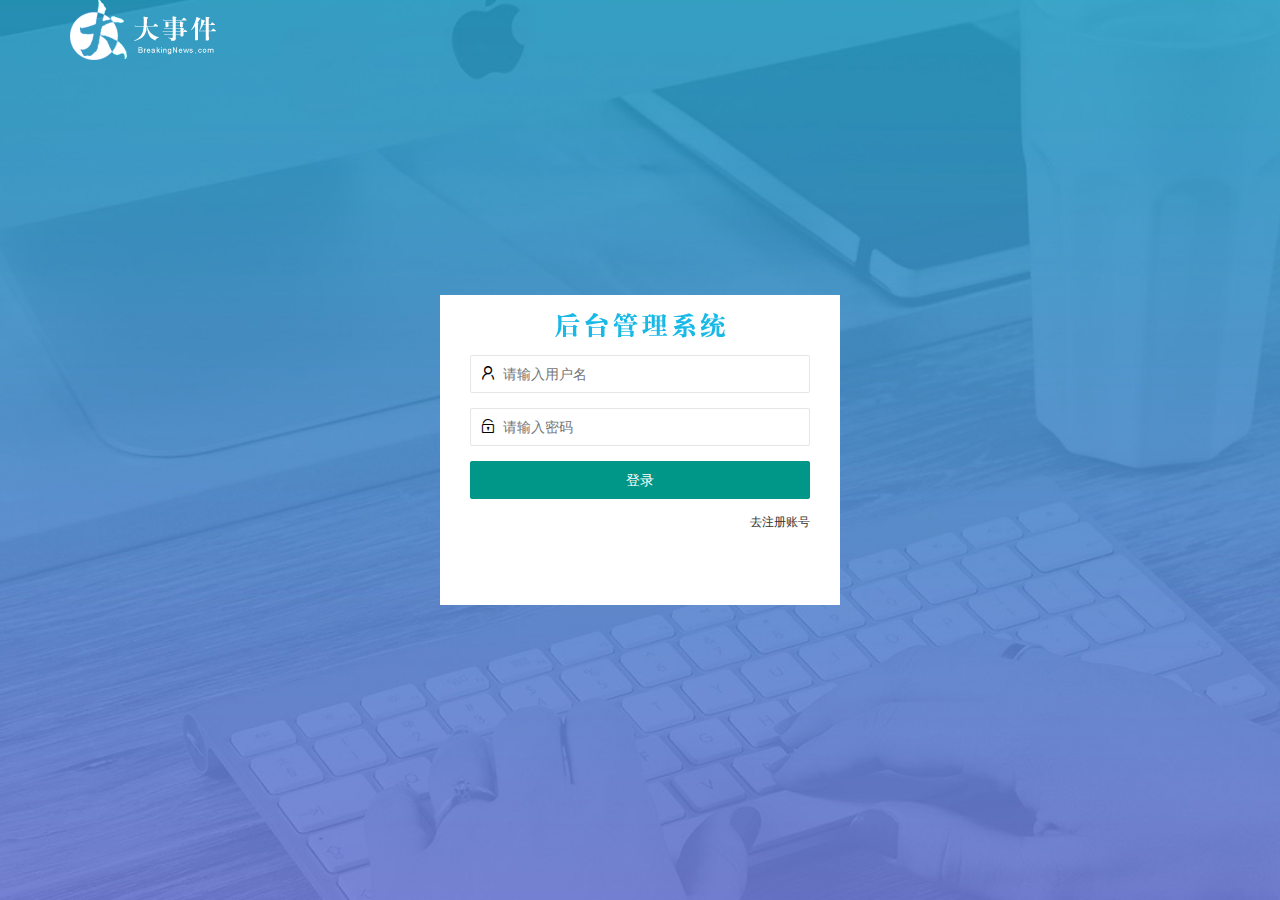
<file: login.html>
<!DOCTYPE html>
<html lang="en">

<head>
    <meta charset="UTF-8">
    <meta http-equiv="X-UA-Compatible" content="IE=edge">
    <meta name="viewport" content="width=device-width, initial-scale=1.0">
    <title>大事件-登录/注册</title>
    <!-- 导入layui样式 -->
    <link rel="stylesheet" href="./assets/lib/layui/css/layui.css">

    <link rel="stylesheet" href="./assets/css/login.css">

</head>

<body>
    <!-- 头部logo -->
    <div class="layui-main">
        <img src="./assets/images/logo.png" alt="">
    </div>

    <!-- 登录 注册 -->
    <div class="loginAndRegBox">
        <div class="title-box"> </div>
        <!-- 登录的div -->
        <div class="login-box">
            <!-- 登录的div -->
            <form class="layui-form" id="form_login">
                <!-- 用户名 -->
                <div class="layui-form-item">
                    <i class="layui-icon layui-icon-username"></i>
                    <input type="text" name="username" required lay-verify="required" placeholder="请输入用户名" autocomplete="off" class="layui-input">
                </div>
                <!-- 用户密码 -->
                <div class="layui-form-item">
                    <i class="layui-icon layui-icon-password"></i>
                    <input type="password" name="password" required lay-verify="required|pwd" placeholder="请输入密码" autocomplete="off" class="layui-input">
                </div>
                <!-- 登录按钮 -->
                <div class="layui-form-item">
                    <button class="layui-btn layui-btn-fluid layui-btn layui-btn-norma" lay-submit lay-filter="formDemo">登录</button>
                </div>
                <div class="layui-form-item links">
                    <a href="javascript:;" id="link_reg">去注册账号</a>
                </div>
            </form>

        </div>
        <!-- 注册的div -->
        <div class="reg-box">
            <!-- 注册的表单 -->
            <!-- 给form表单添加一个id 方便监听时候用到 -->
            <form class="layui-form" id="form_reg">
                <!-- 用户名 -->
                <div class="layui-form-item">
                    <i class="layui-icon layui-icon-username"></i>
                    <input type="text" name="username" required lay-verify="required" placeholder="请输入用户名" autocomplete="off" class="layui-input">
                </div>
                <!-- 用户密码 -->
                <div class="layui-form-item">
                    <i class="layui-icon layui-icon-password"></i>
                    <input type="password" name="password" required lay-verify="required|pwd" placeholder="请输入密码" autocomplete="off" class="layui-input">
                </div>
                <!-- 确认密码 -->
                <div class="layui-form-item">
                    <i class="layui-icon layui-icon-password"></i>
                    <input type="password" name="repassword" required lay-verify="required|pwd|repwd" placeholder="再次确认密码" autocomplete="off" class="layui-input">
                </div>
                <!-- 注册按钮 -->
                <div class="layui-form-item">
                    <button class="layui-btn layui-btn-fluid layui-btn layui-btn-norma" lay-submit lay-filter="formDemo">注册</button>
                </div>
                <div class="layui-form-item links">
                    <a href="javascript::" id="link_login">去登录</a>
                </div>
            </form>


        </div>
    </div>



    <!-- 导入layui的js文件 -->
    <script src="./assets/lib/layui/layui.all.js"></script>
    <!-- 导入jQuery -->
    <script src="./assets/lib/jquery.js"></script>
    <!-- 导入自己写的js文件 -->
    <script src="./assets/js/baseAPI.js"></script>
    <script src="./assets/js/login.js"></script>
</body>

</html>
</file>
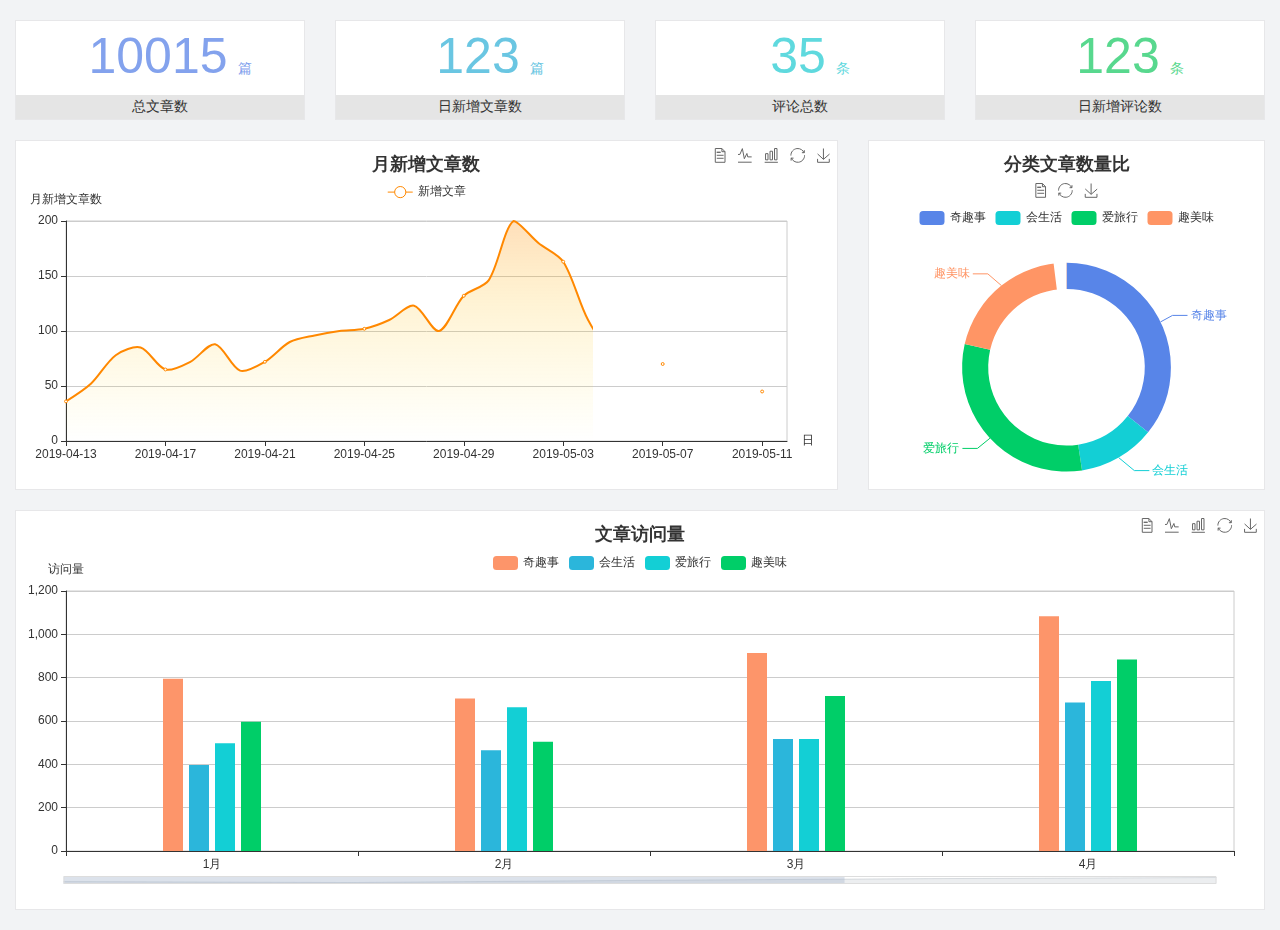
<file: home/dashboard.html>
<!DOCTYPE html>
<html lang="en">

<head>
    <meta charset="UTF-8">
    <meta name="viewport" content="width=device-width, initial-scale=1.0">
    <meta http-equiv="X-UA-Compatible" content="ie=edge">
    <title>图表统计</title>
    <link rel="stylesheet" href="../assets/lib/bootstrap.css" />
    <link rel="stylesheet" href="../assets/lib/main.css" />
    <script src="../assets/lib/jquery.js"></script>
    <script type="text/javascript" src="../assets/lib/echarts.min.js"></script>
</head>

<body>
    <div class="container-fluid">
        <div class="row spannel_list">
            <div class="col-sm-3 col-xs-6">
                <div class="spannel">
                    <em>10015</em><span>篇</span>
                    <b>总文章数</b>
                </div>
            </div>
            <div class="col-sm-3 col-xs-6">
                <div class="spannel scolor01">
                    <em>123</em><span>篇</span>
                    <b>日新增文章数</b>
                </div>
            </div>
            <div class="col-sm-3 col-xs-6">
                <div class="spannel scolor02">
                    <em>35</em><span>条</span>
                    <b>评论总数</b>
                </div>
            </div>
            <div class="col-sm-3 col-xs-6">
                <div class="spannel scolor03">
                    <em>123</em><span>条</span>
                    <b>日新增评论数</b>
                </div>
            </div>
        </div>
    </div>

    <div class="container-fluid">
        <div class="row curve-pie">
            <div class="col-lg-8 col-md-8">
                <div class="gragh_pannel" id="curve_show"></div>
            </div>
            <div class="col-lg-4 col-md-4">
                <div class="gragh_pannel" id="pie_show"></div>
            </div>
        </div>
    </div>

    <div class="container-fluid">
        <div class="column_pannel" id="column_show"></div>
    </div>

    <script>
        var oChart = echarts.init(document.getElementById('curve_show'));
        var aList_all = [{
            'count': 36,
            'date': '2019-04-13'
        }, {
            'count': 52,
            'date': '2019-04-14'
        }, {
            'count': 78,
            'date': '2019-04-15'
        }, {
            'count': 85,
            'date': '2019-04-16'
        }, {
            'count': 65,
            'date': '2019-04-17'
        }, {
            'count': 72,
            'date': '2019-04-18'
        }, {
            'count': 88,
            'date': '2019-04-19'
        }, {
            'count': 64,
            'date': '2019-04-20'
        }, {
            'count': 72,
            'date': '2019-04-21'
        }, {
            'count': 90,
            'date': '2019-04-22'
        }, {
            'count': 96,
            'date': '2019-04-23'
        }, {
            'count': 100,
            'date': '2019-04-24'
        }, {
            'count': 102,
            'date': '2019-04-25'
        }, {
            'count': 110,
            'date': '2019-04-26'
        }, {
            'count': 123,
            'date': '2019-04-27'
        }, {
            'count': 100,
            'date': '2019-04-28'
        }, {
            'count': 132,
            'date': '2019-04-29'
        }, {
            'count': 146,
            'date': '2019-04-30'
        }, {
            'count': 200,
            'date': '2019-05-01'
        }, {
            'count': 180,
            'date': '2019-05-02'
        }, {
            'count': 163,
            'date': '2019-05-03'
        }, {
            'count': 110,
            'date': '2019-05-04'
        }, {
            'count': 80,
            'date': '2019-05-05'
        }, {
            'count': 82,
            'date': '2019-05-06'
        }, {
            'count': 70,
            'date': '2019-05-07'
        }, {
            'count': 65,
            'date': '2019-05-08'
        }, {
            'count': 54,
            'date': '2019-05-09'
        }, {
            'count': 40,
            'date': '2019-05-10'
        }, {
            'count': 45,
            'date': '2019-05-11'
        }, {
            'count': 38,
            'date': '2019-05-12'
        }, ];

        let aCount = [];
        let aDate = [];

        for (var i = 0; i < aList_all.length; i++) {
            aCount.push(aList_all[i].count);
            aDate.push(aList_all[i].date);
        }

        var chartopt = {
            title: {
                text: '月新增文章数',
                left: 'center',
                top: '10'
            },
            tooltip: {
                trigger: 'axis'
            },
            legend: {
                data: ['新增文章'],
                top: '40'
            },
            toolbox: {
                show: true,
                feature: {
                    mark: {
                        show: true
                    },
                    dataView: {
                        show: true,
                        readOnly: false
                    },
                    magicType: {
                        show: true,
                        type: ['line', 'bar']
                    },
                    restore: {
                        show: true
                    },
                    saveAsImage: {
                        show: true
                    }
                }
            },
            calculable: true,
            xAxis: [{
                name: '日',
                type: 'category',
                boundaryGap: false,
                data: aDate
            }],
            yAxis: [{
                name: '月新增文章数',
                type: 'value'
            }],
            series: [{
                name: '新增文章',
                type: 'line',
                smooth: true,
                itemStyle: {
                    normal: {
                        areaStyle: {
                            type: 'default'
                        },
                        color: '#f80'
                    },
                    lineStyle: {
                        color: '#f80'
                    }
                },
                data: aCount
            }],
            areaStyle: {
                normal: {
                    color: new echarts.graphic.LinearGradient(0, 0, 0, 1, [{
                        offset: 0,
                        color: 'rgba(255,136,0,0.39)'
                    }, {
                        offset: .34,
                        color: 'rgba(255,180,0,0.25)'
                    }, {
                        offset: 1,
                        color: 'rgba(255,222,0,0.00)'
                    }])

                }
            },
            grid: {
                show: true,
                x: 50,
                x2: 50,
                y: 80,
                height: 220
            }
        };

        oChart.setOption(chartopt);


        var oPie = echarts.init(document.getElementById('pie_show'));
        var oPieopt = {
            title: {
                top: 10,
                text: '分类文章数量比',
                x: 'center'
            },
            tooltip: {
                trigger: 'item',
                formatter: "{a} <br/>{b} : {c} ({d}%)"
            },
            color: ['#5885e8', '#13cfd5', '#00ce68', '#ff9565'],
            legend: {
                x: 'center',
                top: 65,
                data: ['奇趣事', '会生活', '爱旅行', '趣美味']
            },
            toolbox: {
                show: true,
                x: 'center',
                top: 35,
                feature: {
                    mark: {
                        show: true
                    },
                    dataView: {
                        show: true,
                        readOnly: false
                    },
                    magicType: {
                        show: true,
                        type: ['pie', 'funnel'],
                        option: {
                            funnel: {
                                x: '25%',
                                width: '50%',
                                funnelAlign: 'left',
                                max: 1548
                            }
                        }
                    },
                    restore: {
                        show: true
                    },
                    saveAsImage: {
                        show: true
                    }
                }
            },
            calculable: true,
            series: [{
                name: '访问来源',
                type: 'pie',
                radius: ['45%', '60%'],
                center: ['50%', '65%'],
                data: [{
                    value: 300,
                    name: '奇趣事'
                }, {
                    value: 100,
                    name: '会生活'
                }, {
                    value: 260,
                    name: '爱旅行'
                }, {
                    value: 180,
                    name: '趣美味'
                }]
            }]
        };
        oPie.setOption(oPieopt);



        var oColumn = this.echarts.init(document.getElementById('column_show'));
        var oColumnopt = {
            title: {
                text: '文章访问量',
                left: 'center',
                top: '10'
            },
            tooltip: {
                trigger: 'axis'
            },
            legend: {
                data: ['奇趣事', '会生活', '爱旅行', '趣美味'],
                top: '40'
            },
            toolbox: {
                show: true,
                feature: {
                    mark: {
                        show: true
                    },
                    dataView: {
                        show: true,
                        readOnly: false
                    },
                    magicType: {
                        show: true,
                        type: ['line', 'bar']
                    },
                    restore: {
                        show: true
                    },
                    saveAsImage: {
                        show: true
                    }
                }
            },
            calculable: true,
            xAxis: [{
                type: 'category',
                data: ['1月', '2月', '3月', '4月', '5月']
            }],
            yAxis: [{
                name: '访问量',
                type: 'value'
            }],
            series: [{
                name: '奇趣事',
                type: 'bar',
                barWidth: 20,
                itemStyle: {
                    normal: {
                        areaStyle: {
                            type: 'default'
                        },
                        color: '#fd956a'
                    }
                },
                data: [800, 708, 920, 1090, 1200]
            }, {
                name: '会生活',
                type: 'bar',
                barWidth: 20,
                itemStyle: {
                    normal: {
                        areaStyle: {
                            type: 'default'
                        },
                        color: '#2bb6db'
                    }
                },
                data: [400, 468, 520, 690, 800]
            }, {
                name: '爱旅行',
                type: 'bar',
                barWidth: 20,
                itemStyle: {
                    normal: {
                        areaStyle: {
                            type: 'default'
                        },
                        color: '#13cfd5'
                    }
                },
                data: [500, 668, 520, 790, 900]
            }, {
                name: '趣美味',
                type: 'bar',
                barWidth: 20,
                itemStyle: {
                    normal: {
                        areaStyle: {
                            type: 'default'
                        },
                        color: '#00ce68'
                    }
                },
                data: [600, 508, 720, 890, 1000]
            }],
            grid: {
                show: true,
                x: 50,
                x2: 30,
                y: 80,
                height: 260
            },
            dataZoom: [ //给x轴设置滚动条
                {
                    start: 0, //默认为0
                    end: 100 - 1000 / 31, //默认为100
                    type: 'slider',
                    show: true,
                    xAxisIndex: [0],
                    handleSize: 0, //滑动条的 左右2个滑动条的大小
                    height: 8, //组件高度
                    left: 45, //左边的距离
                    right: 50, //右边的距离
                    bottom: 26, //右边的距离
                    handleColor: '#ddd', //h滑动图标的颜色
                    handleStyle: {
                        borderColor: "#cacaca",
                        borderWidth: "1",
                        shadowBlur: 2,
                        background: "#ddd",
                        shadowColor: "#ddd",
                    }
                }
            ]
        };
        oColumn.setOption(oColumnopt);
    </script>
</body>

</html>
</file>
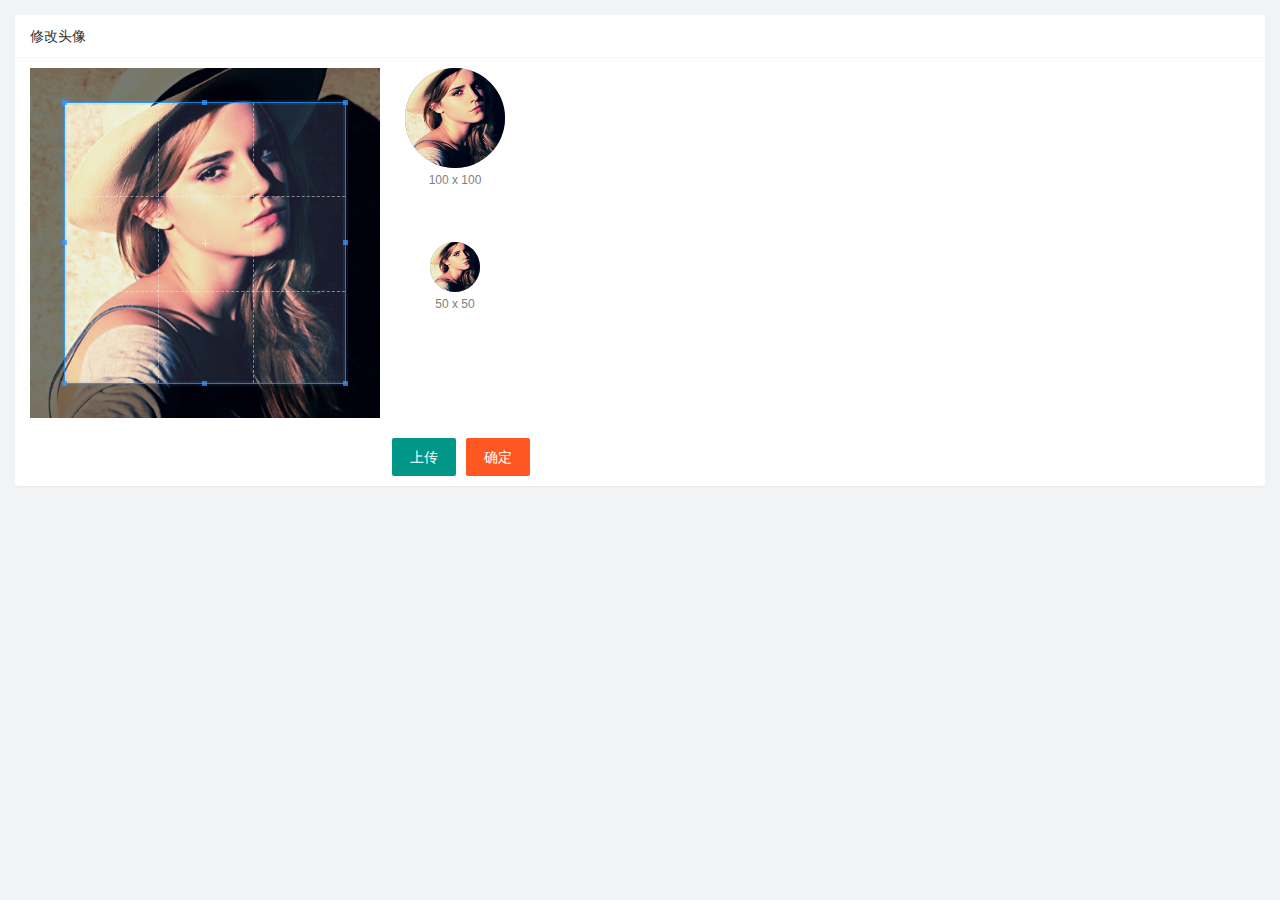
<file: user/user_avatar.html>
<!DOCTYPE html>
<html lang="en">

<head>
    <meta charset="UTF-8">
    <meta http-equiv="X-UA-Compatible" content="IE=edge">
    <meta name="viewport" content="width=device-width, initial-scale=1.0">
    <title>Document</title>
    <link rel="stylesheet" href="../assets/lib/layui/css/layui.css">
    <link rel="stylesheet" href="../assets/lib/cropper/cropper.css">
    <link rel="stylesheet" href="../assets/css/user_avatar.css">
</head>

<body>
    <div class="layui-card">
        <div class="layui-card-header">修改头像</div>
        <div class="layui-card-body">
            <!-- 第一行的图片裁剪和预览区域 -->
            <div class="row1">
                <!-- 图片裁剪区域 -->
                <div class="cropper-box">
                    <!-- 这个 img 标签很重要，将来会把它初始化为裁剪区域 -->
                    <img id="image" src="../assets/images/sample.jpg" />
                </div>
                <!-- 图片的预览区域 -->
                <div class="preview-box">
                    <div>
                        <!-- 宽高为 100px 的预览区域 -->
                        <div class="img-preview w100"></div>
                        <p class="size">100 x 100</p>
                    </div>
                    <div>
                        <!-- 宽高为 50px 的预览区域 -->
                        <div class="img-preview w50"></div>
                        <p class="size">50 x 50</p>
                    </div>
                </div>
            </div>

            <!-- 第二行的按钮区域 -->
            <div class="row2">
                <!-- 通过accept 可以制定 允许用户选择什么类型的文件 -->
                <input type="file" id="file" aacept="image/png,image/jpeg" />
                <button type="button" class="layui-btn" id="btnChooseImage">上传</button>
                <button type="button" class="layui-btn layui-btn-danger" id="btnUpLoad">确定</button>
            </div>
        </div>
    </div>
    <script src="../assets/lib/layui/layui.all.js"></script>
    <script src="../assets/lib/jquery.js"></script>
    <script src="../assets/lib/cropper/Cropper.js"></script>
    <script src="../assets/lib/cropper/jquery-cropper.js"></script>
    <!-- 倒入base的ja -->
    <script src="../assets/js/baseAPI.js"></script>
    <script src="../assets/js/user/user_avatar.js"></script>
</body>

</html>
</file>
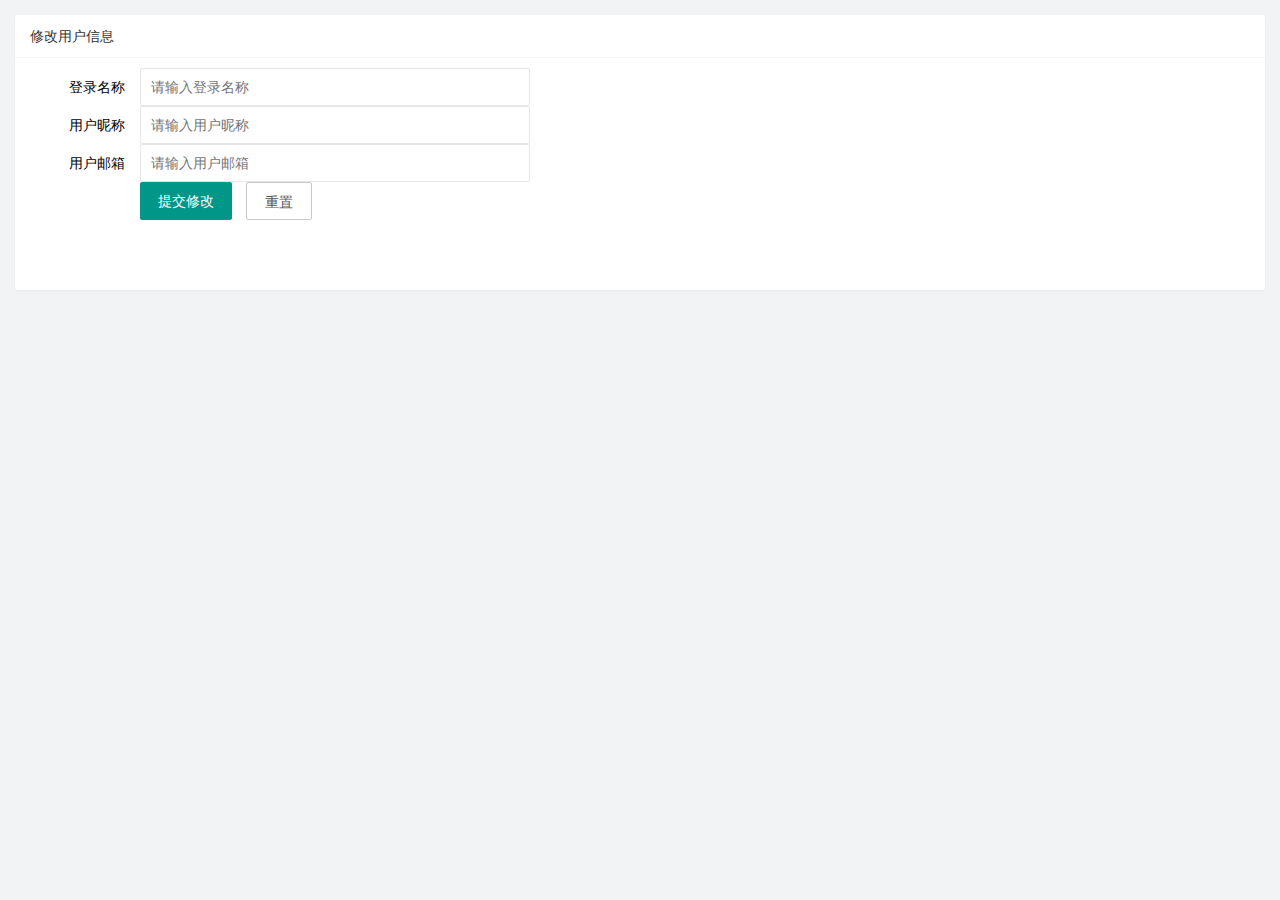
<file: user/user_info.html>
<!DOCTYPE html>
<html lang="en">

<head>
    <meta charset="UTF-8">
    <meta http-equiv="X-UA-Compatible" content="IE=edge">
    <meta name="viewport" content="width=device-width, initial-scale=1.0">
    <title>Document</title>
    <!-- 导入layui的样式 -->
    <link rel="stylesheet" href="../assets/lib/layui/css/layui.css">
    <!-- 导入自己的css -->
    <link rel="stylesheet" href="../assets/css/user_info.css">
</head>

<body>
    <!-- 卡片面板 -->
    <div class="layui-card">
        <div class="layui-card-header">修改用户信息</div>
        <div class="layui-card-body">
            <!-- 表单区域 -->
            <form class="layui-form" lay-filter="formUserInfo">
                <!-- input的影藏域 -->
                <input type="hidden" name="id">
                <div class="layui-form-item">
                    <label class="layui-form-label">登录名称</label>
                    <div class="layui-input-block">
                        <input type="text" name="username" required lay-verify="required" placeholder="请输入登录名称" autocomplete="off" class="layui-input" readonly>
                    </div>
                    <div class="layui-form-item">
                        <label class="layui-form-label">用户昵称</label>
                        <div class="layui-input-block">
                            <input type="text" name="nickname" required lay-verify="required|nickname" placeholder="请输入用户昵称" autocomplete="off" class="layui-input">
                        </div>
                        <div class="layui-form-item">
                            <label class="layui-form-label">用户邮箱</label>
                            <div class="layui-input-block">
                                <input type="text" name="email" required lay-verify="required|email" placeholder="请输入用户邮箱" autocomplete="off" class="layui-input">
                            </div>
                            <div class="layui-form-item">
                                <div class="layui-input-block">
                                    <button class="layui-btn" lay-submit lay-filter="formDemo">提交修改</button>
                                    <button type="reset" class="layui-btn layui-btn-primary" id="btnRest">重置</button>
                                </div>
                            </div>
            </form>
            </div>
            </div>

</body>
<!-- 导入layui的js -->
<script src="../assets/lib/layui/layui.all.js"></script>
<!-- 导入Jqyery -->
<script src="../assets/lib/jquery.js"></script>
<!-- 导入base的js -->
<script src="../assets/js/baseAPI.js"></script>
<!-- 到诶自己的js -->
<script src="../assets/js/user/user_info.js"></script>

</html>
</file>
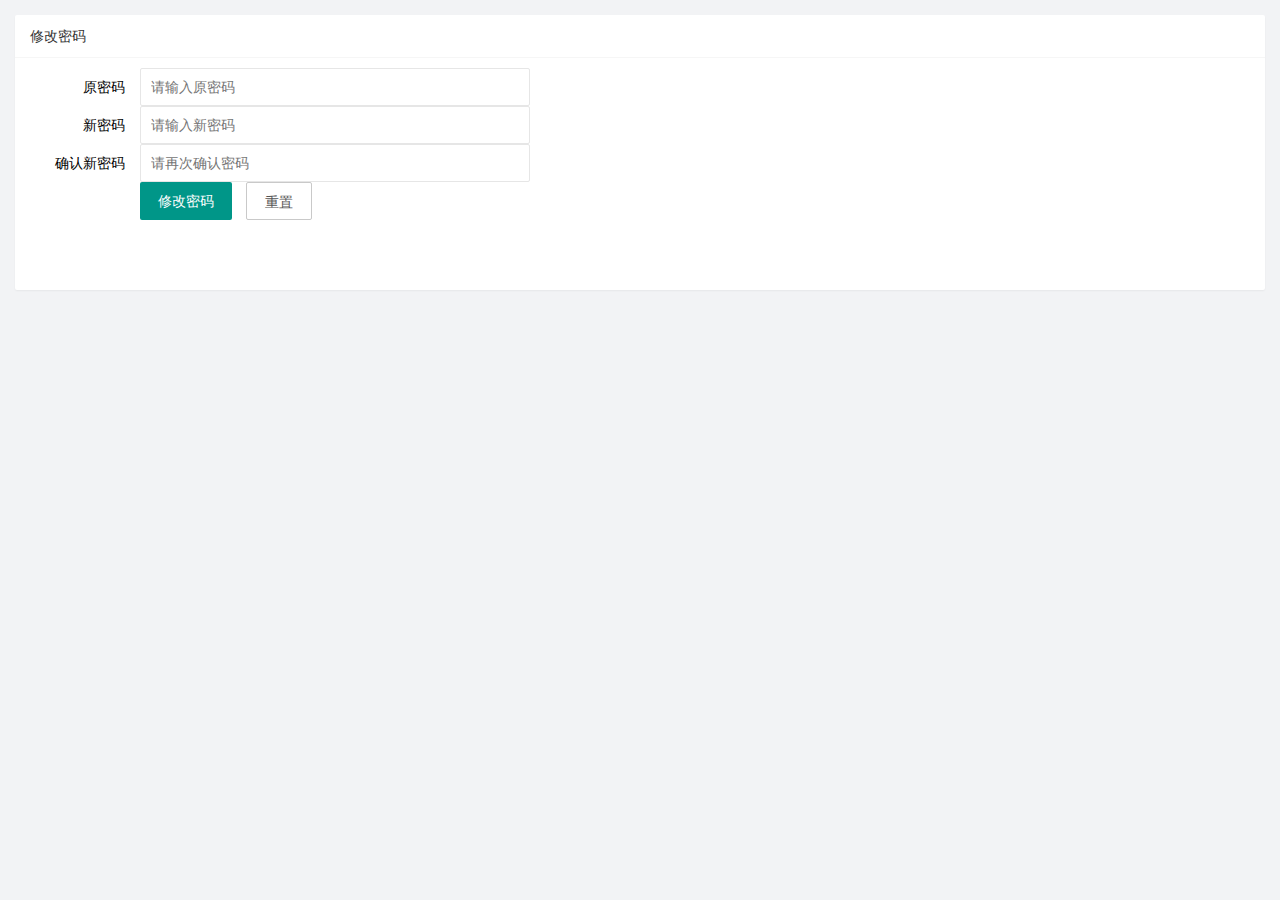
<file: user/user_pwd.html>
<!DOCTYPE html>
<html lang="en">

<head>
    <meta charset="UTF-8">
    <meta http-equiv="X-UA-Compatible" content="IE=edge">
    <meta name="viewport" content="width=device-width, initial-scale=1.0">
    <title>Document</title>
    <link rel="stylesheet" href="../assets/lib/layui/css/layui.css">
    <link rel="stylesheet" href="../assets/css/user_pwd.css">
</head>

<body>
    <!--面板 -->
    <div class="layui-card">
        <div class="layui-card-header">修改密码</div>
        <div class="layui-card-body">
            <form class="layui-form" lay-filter="formUserInfo">

                <div class="layui-form-item">
                    <label class="layui-form-label">原密码</label>
                    <div class="layui-input-block">
                        <input type="password" name="oldPwd" required lay-verify="required|pwd" placeholder="请输入原密码" autocomplete="off" class="layui-input">
                    </div>
                    <div class="layui-form-item">
                        <label class="layui-form-label">新密码</label>
                        <div class="layui-input-block">
                            <input type="password" name="newPwd" required lay-verify="required|pwd|samepwd" placeholder="请输入新密码" autocomplete="off" class="layui-input">
                        </div>
                        <div class="layui-form-item">
                            <label class="layui-form-label">确认新密码</label>
                            <div class="layui-input-block">
                                <input type="password" name="rePwd" required lay-verify="required|pwd|rePwd" placeholder="请再次确认密码" autocomplete="off" class="layui-input">
                            </div>
                            <div class="layui-form-item">
                                <div class="layui-input-block">
                                    <button class="layui-btn" lay-submit lay-filter="formDemo">修改密码</button>
                                    <button type="reset" class="layui-btn layui-btn-primary" id="btnRest">重置</button>
                                </div>
                            </div>
            </form>
            </div>
            </div>

            <!-- 倒入layui -->
            <script src="../assets/lib/layui/layui.all.js"></script>
            <!-- 倒入jquery、 -->
            <script src="../assets/lib/jquery.js"></script>
            <!-- 倒入base的js -->
            <script src="../assets/js/baseAPI.js"></script>
            <!-- 倒入自己的js文件 -->
            <script src="../assets/js/user/user_pwd.js"></script>
</body>

</html>
</file>
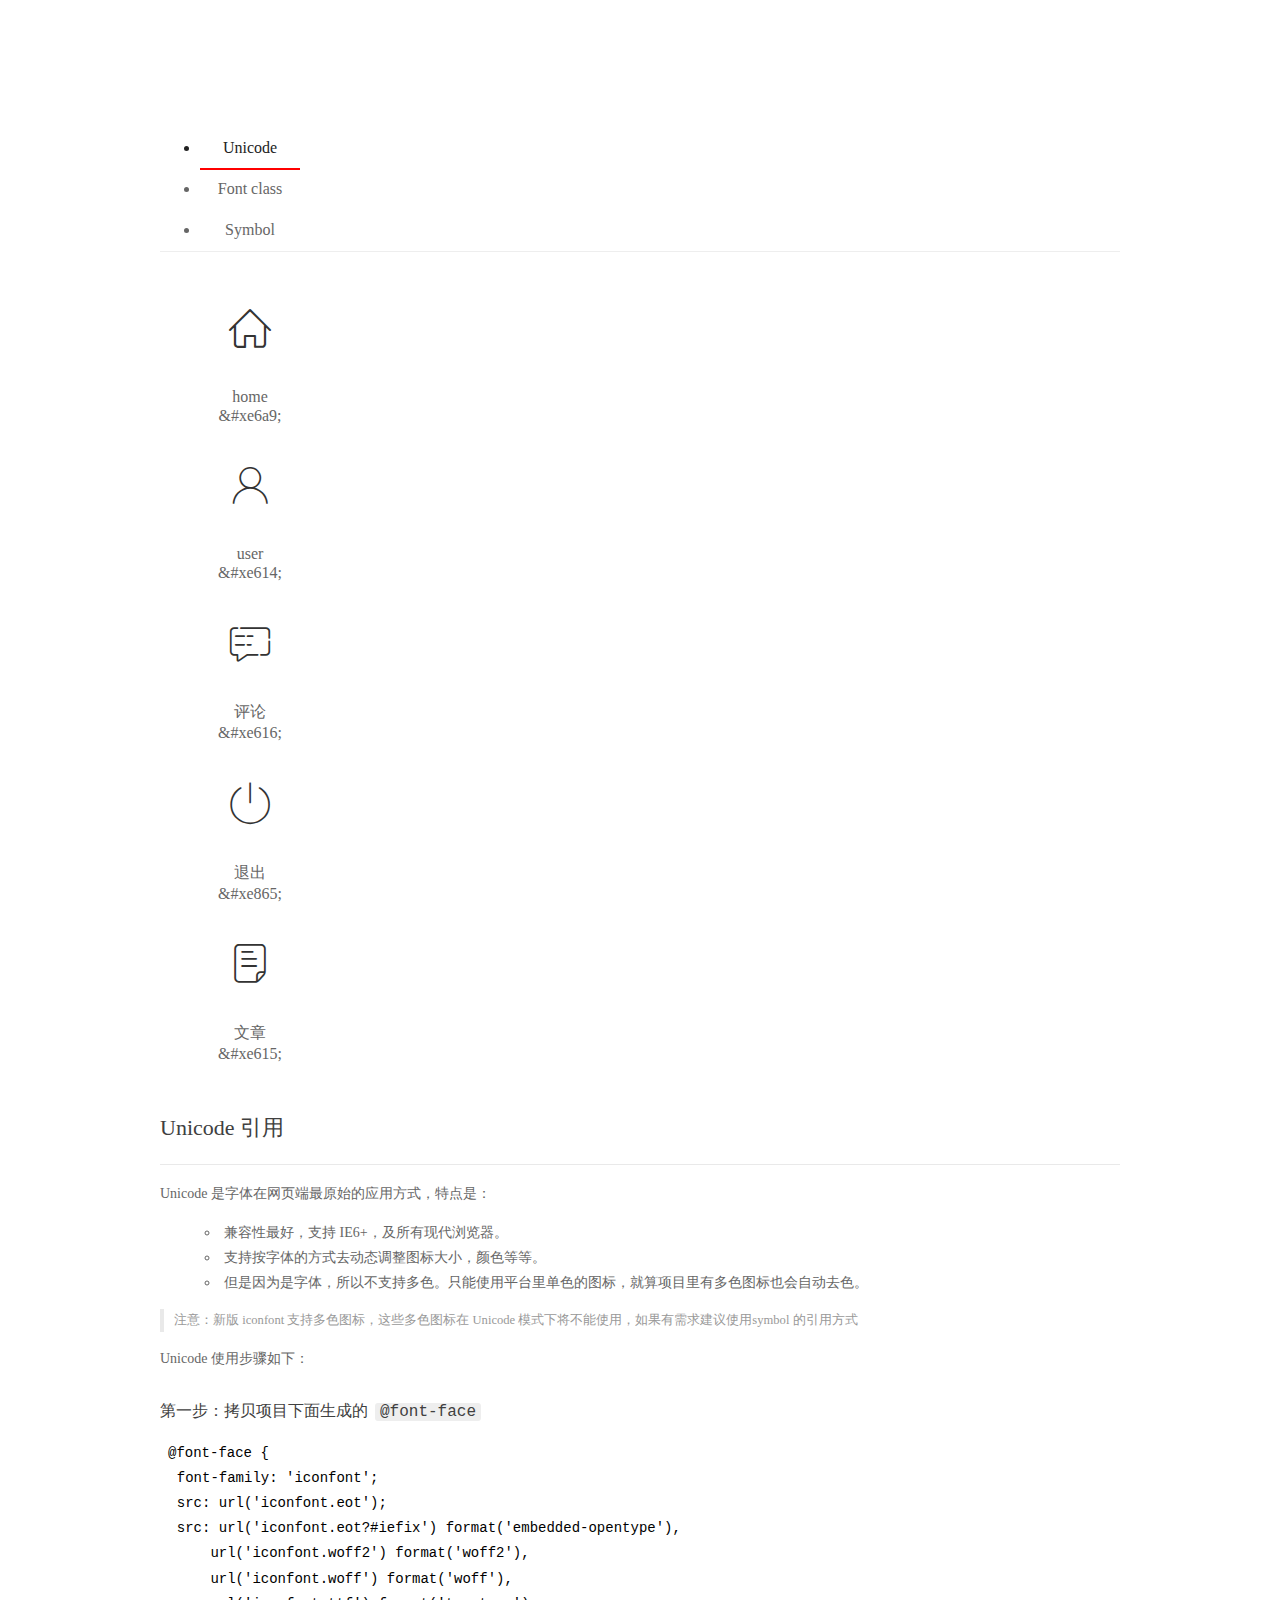
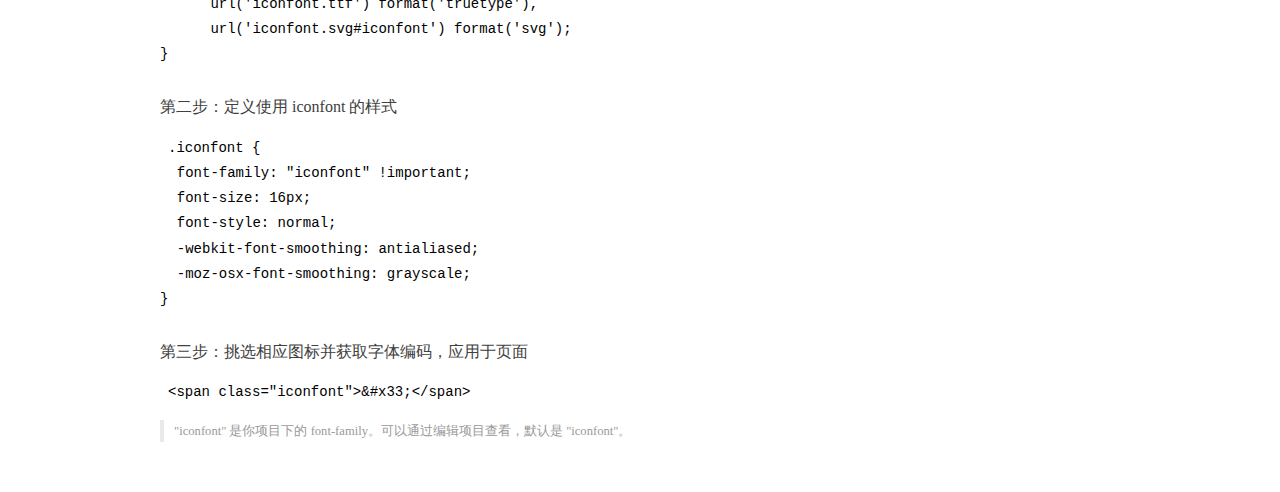
<file: assets/fonts/demo_index.html>
<!DOCTYPE html>
<html>
<head>
  <meta charset="utf-8"/>
  <title>IconFont Demo</title>
  <link rel="shortcut icon" href="https://gtms04.alicdn.com/tps/i4/TB1_oz6GVXXXXaFXpXXJDFnIXXX-64-64.ico" type="image/x-icon"/>
  <link rel="stylesheet" href="https://g.alicdn.com/thx/cube/1.3.2/cube.min.css">
  <link rel="stylesheet" href="demo.css">
  <link rel="stylesheet" href="iconfont.css">
  <script src="iconfont.js"></script>
  <!-- jQuery -->
  <script src="https://a1.alicdn.com/oss/uploads/2018/12/26/7bfddb60-08e8-11e9-9b04-53e73bb6408b.js"></script>
  <!-- 代码高亮 -->
  <script src="https://a1.alicdn.com/oss/uploads/2018/12/26/a3f714d0-08e6-11e9-8a15-ebf944d7534c.js"></script>
</head>
<body>
  <div class="main">
    <h1 class="logo"><a href="https://www.iconfont.cn/" title="iconfont 首页" target="_blank">&#xe86b;</a></h1>
    <div class="nav-tabs">
      <ul id="tabs" class="dib-box">
        <li class="dib active"><span>Unicode</span></li>
        <li class="dib"><span>Font class</span></li>
        <li class="dib"><span>Symbol</span></li>
      </ul>
      
    </div>
    <div class="tab-container">
      <div class="content unicode" style="display: block;">
          <ul class="icon_lists dib-box">
          
            <li class="dib">
              <span class="icon iconfont">&#xe6a9;</span>
                <div class="name">home</div>
                <div class="code-name">&amp;#xe6a9;</div>
              </li>
          
            <li class="dib">
              <span class="icon iconfont">&#xe614;</span>
                <div class="name">user</div>
                <div class="code-name">&amp;#xe614;</div>
              </li>
          
            <li class="dib">
              <span class="icon iconfont">&#xe616;</span>
                <div class="name">评论</div>
                <div class="code-name">&amp;#xe616;</div>
              </li>
          
            <li class="dib">
              <span class="icon iconfont">&#xe865;</span>
                <div class="name">退出</div>
                <div class="code-name">&amp;#xe865;</div>
              </li>
          
            <li class="dib">
              <span class="icon iconfont">&#xe615;</span>
                <div class="name">文章</div>
                <div class="code-name">&amp;#xe615;</div>
              </li>
          
          </ul>
          <div class="article markdown">
          <h2 id="unicode-">Unicode 引用</h2>
          <hr>

          <p>Unicode 是字体在网页端最原始的应用方式，特点是：</p>
          <ul>
            <li>兼容性最好，支持 IE6+，及所有现代浏览器。</li>
            <li>支持按字体的方式去动态调整图标大小，颜色等等。</li>
            <li>但是因为是字体，所以不支持多色。只能使用平台里单色的图标，就算项目里有多色图标也会自动去色。</li>
          </ul>
          <blockquote>
            <p>注意：新版 iconfont 支持多色图标，这些多色图标在 Unicode 模式下将不能使用，如果有需求建议使用symbol 的引用方式</p>
          </blockquote>
          <p>Unicode 使用步骤如下：</p>
          <h3 id="-font-face">第一步：拷贝项目下面生成的 <code>@font-face</code></h3>
<pre><code class="language-css"
>@font-face {
  font-family: 'iconfont';
  src: url('iconfont.eot');
  src: url('iconfont.eot?#iefix') format('embedded-opentype'),
      url('iconfont.woff2') format('woff2'),
      url('iconfont.woff') format('woff'),
      url('iconfont.ttf') format('truetype'),
      url('iconfont.svg#iconfont') format('svg');
}
</code></pre>
          <h3 id="-iconfont-">第二步：定义使用 iconfont 的样式</h3>
<pre><code class="language-css"
>.iconfont {
  font-family: "iconfont" !important;
  font-size: 16px;
  font-style: normal;
  -webkit-font-smoothing: antialiased;
  -moz-osx-font-smoothing: grayscale;
}
</code></pre>
          <h3 id="-">第三步：挑选相应图标并获取字体编码，应用于页面</h3>
<pre>
<code class="language-html"
>&lt;span class="iconfont"&gt;&amp;#x33;&lt;/span&gt;
</code></pre>
          <blockquote>
            <p>"iconfont" 是你项目下的 font-family。可以通过编辑项目查看，默认是 "iconfont"。</p>
          </blockquote>
          </div>
      </div>
      <div class="content font-class">
        <ul class="icon_lists dib-box">
          
          <li class="dib">
            <span class="icon iconfont icon-home"></span>
            <div class="name">
              home
            </div>
            <div class="code-name">.icon-home
            </div>
          </li>
          
          <li class="dib">
            <span class="icon iconfont icon-user"></span>
            <div class="name">
              user
            </div>
            <div class="code-name">.icon-user
            </div>
          </li>
          
          <li class="dib">
            <span class="icon iconfont icon-pinglun"></span>
            <div class="name">
              评论
            </div>
            <div class="code-name">.icon-pinglun
            </div>
          </li>
          
          <li class="dib">
            <span class="icon iconfont icon-tuichu"></span>
            <div class="name">
              退出
            </div>
            <div class="code-name">.icon-tuichu
            </div>
          </li>
          
          <li class="dib">
            <span class="icon iconfont icon-16"></span>
            <div class="name">
              文章
            </div>
            <div class="code-name">.icon-16
            </div>
          </li>
          
        </ul>
        <div class="article markdown">
        <h2 id="font-class-">font-class 引用</h2>
        <hr>

        <p>font-class 是 Unicode 使用方式的一种变种，主要是解决 Unicode 书写不直观，语意不明确的问题。</p>
        <p>与 Unicode 使用方式相比，具有如下特点：</p>
        <ul>
          <li>兼容性良好，支持 IE8+，及所有现代浏览器。</li>
          <li>相比于 Unicode 语意明确，书写更直观。可以很容易分辨这个 icon 是什么。</li>
          <li>因为使用 class 来定义图标，所以当要替换图标时，只需要修改 class 里面的 Unicode 引用。</li>
          <li>不过因为本质上还是使用的字体，所以多色图标还是不支持的。</li>
        </ul>
        <p>使用步骤如下：</p>
        <h3 id="-fontclass-">第一步：引入项目下面生成的 fontclass 代码：</h3>
<pre><code class="language-html">&lt;link rel="stylesheet" href="./iconfont.css"&gt;
</code></pre>
        <h3 id="-">第二步：挑选相应图标并获取类名，应用于页面：</h3>
<pre><code class="language-html">&lt;span class="iconfont icon-xxx"&gt;&lt;/span&gt;
</code></pre>
        <blockquote>
          <p>"
            iconfont" 是你项目下的 font-family。可以通过编辑项目查看，默认是 "iconfont"。</p>
        </blockquote>
      </div>
      </div>
      <div class="content symbol">
          <ul class="icon_lists dib-box">
          
            <li class="dib">
                <svg class="icon svg-icon" aria-hidden="true">
                  <use xlink:href="#icon-home"></use>
                </svg>
                <div class="name">home</div>
                <div class="code-name">#icon-home</div>
            </li>
          
            <li class="dib">
                <svg class="icon svg-icon" aria-hidden="true">
                  <use xlink:href="#icon-user"></use>
                </svg>
                <div class="name">user</div>
                <div class="code-name">#icon-user</div>
            </li>
          
            <li class="dib">
                <svg class="icon svg-icon" aria-hidden="true">
                  <use xlink:href="#icon-pinglun"></use>
                </svg>
                <div class="name">评论</div>
                <div class="code-name">#icon-pinglun</div>
            </li>
          
            <li class="dib">
                <svg class="icon svg-icon" aria-hidden="true">
                  <use xlink:href="#icon-tuichu"></use>
                </svg>
                <div class="name">退出</div>
                <div class="code-name">#icon-tuichu</div>
            </li>
          
            <li class="dib">
                <svg class="icon svg-icon" aria-hidden="true">
                  <use xlink:href="#icon-16"></use>
                </svg>
                <div class="name">文章</div>
                <div class="code-name">#icon-16</div>
            </li>
          
          </ul>
          <div class="article markdown">
          <h2 id="symbol-">Symbol 引用</h2>
          <hr>

          <p>这是一种全新的使用方式，应该说这才是未来的主流，也是平台目前推荐的用法。相关介绍可以参考这篇<a href="">文章</a>
            这种用法其实是做了一个 SVG 的集合，与另外两种相比具有如下特点：</p>
          <ul>
            <li>支持多色图标了，不再受单色限制。</li>
            <li>通过一些技巧，支持像字体那样，通过 <code>font-size</code>, <code>color</code> 来调整样式。</li>
            <li>兼容性较差，支持 IE9+，及现代浏览器。</li>
            <li>浏览器渲染 SVG 的性能一般，还不如 png。</li>
          </ul>
          <p>使用步骤如下：</p>
          <h3 id="-symbol-">第一步：引入项目下面生成的 symbol 代码：</h3>
<pre><code class="language-html">&lt;script src="./iconfont.js"&gt;&lt;/script&gt;
</code></pre>
          <h3 id="-css-">第二步：加入通用 CSS 代码（引入一次就行）：</h3>
<pre><code class="language-html">&lt;style&gt;
.icon {
  width: 1em;
  height: 1em;
  vertical-align: -0.15em;
  fill: currentColor;
  overflow: hidden;
}
&lt;/style&gt;
</code></pre>
          <h3 id="-">第三步：挑选相应图标并获取类名，应用于页面：</h3>
<pre><code class="language-html">&lt;svg class="icon" aria-hidden="true"&gt;
  &lt;use xlink:href="#icon-xxx"&gt;&lt;/use&gt;
&lt;/svg&gt;
</code></pre>
          </div>
      </div>

    </div>
  </div>
  <script>
  $(document).ready(function () {
      $('.tab-container .content:first').show()

      $('#tabs li').click(function (e) {
        var tabContent = $('.tab-container .content')
        var index = $(this).index()

        if ($(this).hasClass('active')) {
          return
        } else {
          $('#tabs li').removeClass('active')
          $(this).addClass('active')

          tabContent.hide().eq(index).fadeIn()
        }
      })
    })
  </script>
</body>
</html>
</file>
<file: assets/lib/layui/css/layui.css>
/** layui-v2.5.5 MIT License By https://www.layui.com */
 .layui-inline,img{display:inline-block;vertical-align:middle}h1,h2,h3,h4,h5,h6{font-weight:400}.layui-edge,.layui-header,.layui-inline,.layui-main{position:relative}.layui-body,.layui-edge,.layui-elip{overflow:hidden}.layui-btn,.layui-edge,.layui-inline,img{vertical-align:middle}.layui-btn,.layui-disabled,.layui-icon,.layui-unselect{-moz-user-select:none;-webkit-user-select:none;-ms-user-select:none}.layui-elip,.layui-form-checkbox span,.layui-form-pane .layui-form-label{text-overflow:ellipsis;white-space:nowrap}.layui-breadcrumb,.layui-tree-btnGroup{visibility:hidden}blockquote,body,button,dd,div,dl,dt,form,h1,h2,h3,h4,h5,h6,input,li,ol,p,pre,td,textarea,th,ul{margin:0;padding:0;-webkit-tap-highlight-color:rgba(0,0,0,0)}a:active,a:hover{outline:0}img{border:none}li{list-style:none}table{border-collapse:collapse;border-spacing:0}h4,h5,h6{font-size:100%}button,input,optgroup,option,select,textarea{font-family:inherit;font-size:inherit;font-style:inherit;font-weight:inherit;outline:0}pre{white-space:pre-wrap;white-space:-moz-pre-wrap;white-space:-pre-wrap;white-space:-o-pre-wrap;word-wrap:break-word}body{line-height:24px;font:14px Helvetica Neue,Helvetica,PingFang SC,Tahoma,Arial,sans-serif}hr{height:1px;margin:10px 0;border:0;clear:both}a{color:#333;text-decoration:none}a:hover{color:#777}a cite{font-style:normal;*cursor:pointer}.layui-border-box,.layui-border-box *{box-sizing:border-box}.layui-box,.layui-box *{box-sizing:content-box}.layui-clear{clear:both;*zoom:1}.layui-clear:after{content:'\20';clear:both;*zoom:1;display:block;height:0}.layui-inline{*display:inline;*zoom:1}.layui-edge{display:inline-block;width:0;height:0;border-width:6px;border-style:dashed;border-color:transparent}.layui-edge-top{top:-4px;border-bottom-color:#999;border-bottom-style:solid}.layui-edge-right{border-left-color:#999;border-left-style:solid}.layui-edge-bottom{top:2px;border-top-color:#999;border-top-style:solid}.layui-edge-left{border-right-color:#999;border-right-style:solid}.layui-disabled,.layui-disabled:hover{color:#d2d2d2!important;cursor:not-allowed!important}.layui-circle{border-radius:100%}.layui-show{display:block!important}.layui-hide{display:none!important}@font-face{font-family:layui-icon;src:url(../font/iconfont.eot?v=250);src:url(../font/iconfont.eot?v=250#iefix) format('embedded-opentype'),url(../font/iconfont.woff2?v=250) format('woff2'),url(../font/iconfont.woff?v=250) format('woff'),url(../font/iconfont.ttf?v=250) format('truetype'),url(../font/iconfont.svg?v=250#layui-icon) format('svg')}.layui-icon{font-family:layui-icon!important;font-size:16px;font-style:normal;-webkit-font-smoothing:antialiased;-moz-osx-font-smoothing:grayscale}.layui-icon-reply-fill:before{content:"\e611"}.layui-icon-set-fill:before{content:"\e614"}.layui-icon-menu-fill:before{content:"\e60f"}.layui-icon-search:before{content:"\e615"}.layui-icon-share:before{content:"\e641"}.layui-icon-set-sm:before{content:"\e620"}.layui-icon-engine:before{content:"\e628"}.layui-icon-close:before{content:"\1006"}.layui-icon-close-fill:before{content:"\1007"}.layui-icon-chart-screen:before{content:"\e629"}.layui-icon-star:before{content:"\e600"}.layui-icon-circle-dot:before{content:"\e617"}.layui-icon-chat:before{content:"\e606"}.layui-icon-release:before{content:"\e609"}.layui-icon-list:before{content:"\e60a"}.layui-icon-chart:before{content:"\e62c"}.layui-icon-ok-circle:before{content:"\1005"}.layui-icon-layim-theme:before{content:"\e61b"}.layui-icon-table:before{content:"\e62d"}.layui-icon-right:before{content:"\e602"}.layui-icon-left:before{content:"\e603"}.layui-icon-cart-simple:before{content:"\e698"}.layui-icon-face-cry:before{content:"\e69c"}.layui-icon-face-smile:before{content:"\e6af"}.layui-icon-survey:before{content:"\e6b2"}.layui-icon-tree:before{content:"\e62e"}.layui-icon-upload-circle:before{content:"\e62f"}.layui-icon-add-circle:before{content:"\e61f"}.layui-icon-download-circle:before{content:"\e601"}.layui-icon-templeate-1:before{content:"\e630"}.layui-icon-util:before{content:"\e631"}.layui-icon-face-surprised:before{content:"\e664"}.layui-icon-edit:before{content:"\e642"}.layui-icon-speaker:before{content:"\e645"}.layui-icon-down:before{content:"\e61a"}.layui-icon-file:before{content:"\e621"}.layui-icon-layouts:before{content:"\e632"}.layui-icon-rate-half:before{content:"\e6c9"}.layui-icon-add-circle-fine:before{content:"\e608"}.layui-icon-prev-circle:before{content:"\e633"}.layui-icon-read:before{content:"\e705"}.layui-icon-404:before{content:"\e61c"}.layui-icon-carousel:before{content:"\e634"}.layui-icon-help:before{content:"\e607"}.layui-icon-code-circle:before{content:"\e635"}.layui-icon-water:before{content:"\e636"}.layui-icon-username:before{content:"\e66f"}.layui-icon-find-fill:before{content:"\e670"}.layui-icon-about:before{content:"\e60b"}.layui-icon-location:before{content:"\e715"}.layui-icon-up:before{content:"\e619"}.layui-icon-pause:before{content:"\e651"}.layui-icon-date:before{content:"\e637"}.layui-icon-layim-uploadfile:before{content:"\e61d"}.layui-icon-delete:before{content:"\e640"}.layui-icon-play:before{content:"\e652"}.layui-icon-top:before{content:"\e604"}.layui-icon-friends:before{content:"\e612"}.layui-icon-refresh-3:before{content:"\e9aa"}.layui-icon-ok:before{content:"\e605"}.layui-icon-layer:before{content:"\e638"}.layui-icon-face-smile-fine:before{content:"\e60c"}.layui-icon-dollar:before{content:"\e659"}.layui-icon-group:before{content:"\e613"}.layui-icon-layim-download:before{content:"\e61e"}.layui-icon-picture-fine:before{content:"\e60d"}.layui-icon-link:before{content:"\e64c"}.layui-icon-diamond:before{content:"\e735"}.layui-icon-log:before{content:"\e60e"}.layui-icon-rate-solid:before{content:"\e67a"}.layui-icon-fonts-del:before{content:"\e64f"}.layui-icon-unlink:before{content:"\e64d"}.layui-icon-fonts-clear:before{content:"\e639"}.layui-icon-triangle-r:before{content:"\e623"}.layui-icon-circle:before{content:"\e63f"}.layui-icon-radio:before{content:"\e643"}.layui-icon-align-center:before{content:"\e647"}.layui-icon-align-right:before{content:"\e648"}.layui-icon-align-left:before{content:"\e649"}.layui-icon-loading-1:before{content:"\e63e"}.layui-icon-return:before{content:"\e65c"}.layui-icon-fonts-strong:before{content:"\e62b"}.layui-icon-upload:before{content:"\e67c"}.layui-icon-dialogue:before{content:"\e63a"}.layui-icon-video:before{content:"\e6ed"}.layui-icon-headset:before{content:"\e6fc"}.layui-icon-cellphone-fine:before{content:"\e63b"}.layui-icon-add-1:before{content:"\e654"}.layui-icon-face-smile-b:before{content:"\e650"}.layui-icon-fonts-html:before{content:"\e64b"}.layui-icon-form:before{content:"\e63c"}.layui-icon-cart:before{content:"\e657"}.layui-icon-camera-fill:before{content:"\e65d"}.layui-icon-tabs:before{content:"\e62a"}.layui-icon-fonts-code:before{content:"\e64e"}.layui-icon-fire:before{content:"\e756"}.layui-icon-set:before{content:"\e716"}.layui-icon-fonts-u:before{content:"\e646"}.layui-icon-triangle-d:before{content:"\e625"}.layui-icon-tips:before{content:"\e702"}.layui-icon-picture:before{content:"\e64a"}.layui-icon-more-vertical:before{content:"\e671"}.layui-icon-flag:before{content:"\e66c"}.layui-icon-loading:before{content:"\e63d"}.layui-icon-fonts-i:before{content:"\e644"}.layui-icon-refresh-1:before{content:"\e666"}.layui-icon-rmb:before{content:"\e65e"}.layui-icon-home:before{content:"\e68e"}.layui-icon-user:before{content:"\e770"}.layui-icon-notice:before{content:"\e667"}.layui-icon-login-weibo:before{content:"\e675"}.layui-icon-voice:before{content:"\e688"}.layui-icon-upload-drag:before{content:"\e681"}.layui-icon-login-qq:before{content:"\e676"}.layui-icon-snowflake:before{content:"\e6b1"}.layui-icon-file-b:before{content:"\e655"}.layui-icon-template:before{content:"\e663"}.layui-icon-auz:before{content:"\e672"}.layui-icon-console:before{content:"\e665"}.layui-icon-app:before{content:"\e653"}.layui-icon-prev:before{content:"\e65a"}.layui-icon-website:before{content:"\e7ae"}.layui-icon-next:before{content:"\e65b"}.layui-icon-component:before{content:"\e857"}.layui-icon-more:before{content:"\e65f"}.layui-icon-login-wechat:before{content:"\e677"}.layui-icon-shrink-right:before{content:"\e668"}.layui-icon-spread-left:before{content:"\e66b"}.layui-icon-camera:before{content:"\e660"}.layui-icon-note:before{content:"\e66e"}.layui-icon-refresh:before{content:"\e669"}.layui-icon-female:before{content:"\e661"}.layui-icon-male:before{content:"\e662"}.layui-icon-password:before{content:"\e673"}.layui-icon-senior:before{content:"\e674"}.layui-icon-theme:before{content:"\e66a"}.layui-icon-tread:before{content:"\e6c5"}.layui-icon-praise:before{content:"\e6c6"}.layui-icon-star-fill:before{content:"\e658"}.layui-icon-rate:before{content:"\e67b"}.layui-icon-template-1:before{content:"\e656"}.layui-icon-vercode:before{content:"\e679"}.layui-icon-cellphone:before{content:"\e678"}.layui-icon-screen-full:before{content:"\e622"}.layui-icon-screen-restore:before{content:"\e758"}.layui-icon-cols:before{content:"\e610"}.layui-icon-export:before{content:"\e67d"}.layui-icon-print:before{content:"\e66d"}.layui-icon-slider:before{content:"\e714"}.layui-icon-addition:before{content:"\e624"}.layui-icon-subtraction:before{content:"\e67e"}.layui-icon-service:before{content:"\e626"}.layui-icon-transfer:before{content:"\e691"}.layui-main{width:1140px;margin:0 auto}.layui-header{z-index:1000;height:60px}.layui-header a:hover{transition:all .5s;-webkit-transition:all .5s}.layui-side{position:fixed;left:0;top:0;bottom:0;z-index:999;width:200px;overflow-x:hidden}.layui-side-scroll{position:relative;width:220px;height:100%;overflow-x:hidden}.layui-body{position:absolute;left:200px;right:0;top:0;bottom:0;z-index:998;width:auto;overflow-y:auto;box-sizing:border-box}.layui-layout-body{overflow:hidden}.layui-layout-admin .layui-header{background-color:#23262E}.layui-layout-admin .layui-side{top:60px;width:200px;overflow-x:hidden}.layui-layout-admin .layui-body{position:fixed;top:60px;bottom:44px}.layui-layout-admin .layui-main{width:auto;margin:0 15px}.layui-layout-admin .layui-footer{position:fixed;left:200px;right:0;bottom:0;height:44px;line-height:44px;padding:0 15px;background-color:#eee}.layui-layout-admin .layui-logo{position:absolute;left:0;top:0;width:200px;height:100%;line-height:60px;text-align:center;color:#009688;font-size:16px}.layui-layout-admin .layui-header .layui-nav{background:0 0}.layui-layout-left{position:absolute!important;left:200px;top:0}.layui-layout-right{position:absolute!important;right:0;top:0}.layui-container{position:relative;margin:0 auto;padding:0 15px;box-sizing:border-box}.layui-fluid{position:relative;margin:0 auto;padding:0 15px}.layui-row:after,.layui-row:before{content:'';display:block;clear:both}.layui-col-lg1,.layui-col-lg10,.layui-col-lg11,.layui-col-lg12,.layui-col-lg2,.layui-col-lg3,.layui-col-lg4,.layui-col-lg5,.layui-col-lg6,.layui-col-lg7,.layui-col-lg8,.layui-col-lg9,.layui-col-md1,.layui-col-md10,.layui-col-md11,.layui-col-md12,.layui-col-md2,.layui-col-md3,.layui-col-md4,.layui-col-md5,.layui-col-md6,.layui-col-md7,.layui-col-md8,.layui-col-md9,.layui-col-sm1,.layui-col-sm10,.layui-col-sm11,.layui-col-sm12,.layui-col-sm2,.layui-col-sm3,.layui-col-sm4,.layui-col-sm5,.layui-col-sm6,.layui-col-sm7,.layui-col-sm8,.layui-col-sm9,.layui-col-xs1,.layui-col-xs10,.layui-col-xs11,.layui-col-xs12,.layui-col-xs2,.layui-col-xs3,.layui-col-xs4,.layui-col-xs5,.layui-col-xs6,.layui-col-xs7,.layui-col-xs8,.layui-col-xs9{position:relative;display:block;box-sizing:border-box}.layui-col-xs1,.layui-col-xs10,.layui-col-xs11,.layui-col-xs12,.layui-col-xs2,.layui-col-xs3,.layui-col-xs4,.layui-col-xs5,.layui-col-xs6,.layui-col-xs7,.layui-col-xs8,.layui-col-xs9{float:left}.layui-col-xs1{width:8.33333333%}.layui-col-xs2{width:16.66666667%}.layui-col-xs3{width:25%}.layui-col-xs4{width:33.33333333%}.layui-col-xs5{width:41.66666667%}.layui-col-xs6{width:50%}.layui-col-xs7{width:58.33333333%}.layui-col-xs8{width:66.66666667%}.layui-col-xs9{width:75%}.layui-col-xs10{width:83.33333333%}.layui-col-xs11{width:91.66666667%}.layui-col-xs12{width:100%}.layui-col-xs-offset1{margin-left:8.33333333%}.layui-col-xs-offset2{margin-left:16.66666667%}.layui-col-xs-offset3{margin-left:25%}.layui-col-xs-offset4{margin-left:33.33333333%}.layui-col-xs-offset5{margin-left:41.66666667%}.layui-col-xs-offset6{margin-left:50%}.layui-col-xs-offset7{margin-left:58.33333333%}.layui-col-xs-offset8{margin-left:66.66666667%}.layui-col-xs-offset9{margin-left:75%}.layui-col-xs-offset10{margin-left:83.33333333%}.layui-col-xs-offset11{margin-left:91.66666667%}.layui-col-xs-offset12{margin-left:100%}@media screen and (max-width:768px){.layui-hide-xs{display:none!important}.layui-show-xs-block{display:block!important}.layui-show-xs-inline{display:inline!important}.layui-show-xs-inline-block{display:inline-block!important}}@media screen and (min-width:768px){.layui-container{width:750px}.layui-hide-sm{display:none!important}.layui-show-sm-block{display:block!important}.layui-show-sm-inline{display:inline!important}.layui-show-sm-inline-block{display:inline-block!important}.layui-col-sm1,.layui-col-sm10,.layui-col-sm11,.layui-col-sm12,.layui-col-sm2,.layui-col-sm3,.layui-col-sm4,.layui-col-sm5,.layui-col-sm6,.layui-col-sm7,.layui-col-sm8,.layui-col-sm9{float:left}.layui-col-sm1{width:8.33333333%}.layui-col-sm2{width:16.66666667%}.layui-col-sm3{width:25%}.layui-col-sm4{width:33.33333333%}.layui-col-sm5{width:41.66666667%}.layui-col-sm6{width:50%}.layui-col-sm7{width:58.33333333%}.layui-col-sm8{width:66.66666667%}.layui-col-sm9{width:75%}.layui-col-sm10{width:83.33333333%}.layui-col-sm11{width:91.66666667%}.layui-col-sm12{width:100%}.layui-col-sm-offset1{margin-left:8.33333333%}.layui-col-sm-offset2{margin-left:16.66666667%}.layui-col-sm-offset3{margin-left:25%}.layui-col-sm-offset4{margin-left:33.33333333%}.layui-col-sm-offset5{margin-left:41.66666667%}.layui-col-sm-offset6{margin-left:50%}.layui-col-sm-offset7{margin-left:58.33333333%}.layui-col-sm-offset8{margin-left:66.66666667%}.layui-col-sm-offset9{margin-left:75%}.layui-col-sm-offset10{margin-left:83.33333333%}.layui-col-sm-offset11{margin-left:91.66666667%}.layui-col-sm-offset12{margin-left:100%}}@media screen and (min-width:992px){.layui-container{width:970px}.layui-hide-md{display:none!important}.layui-show-md-block{display:block!important}.layui-show-md-inline{display:inline!important}.layui-show-md-inline-block{display:inline-block!important}.layui-col-md1,.layui-col-md10,.layui-col-md11,.layui-col-md12,.layui-col-md2,.layui-col-md3,.layui-col-md4,.layui-col-md5,.layui-col-md6,.layui-col-md7,.layui-col-md8,.layui-col-md9{float:left}.layui-col-md1{width:8.33333333%}.layui-col-md2{width:16.66666667%}.layui-col-md3{width:25%}.layui-col-md4{width:33.33333333%}.layui-col-md5{width:41.66666667%}.layui-col-md6{width:50%}.layui-col-md7{width:58.33333333%}.layui-col-md8{width:66.66666667%}.layui-col-md9{width:75%}.layui-col-md10{width:83.33333333%}.layui-col-md11{width:91.66666667%}.layui-col-md12{width:100%}.layui-col-md-offset1{margin-left:8.33333333%}.layui-col-md-offset2{margin-left:16.66666667%}.layui-col-md-offset3{margin-left:25%}.layui-col-md-offset4{margin-left:33.33333333%}.layui-col-md-offset5{margin-left:41.66666667%}.layui-col-md-offset6{margin-left:50%}.layui-col-md-offset7{margin-left:58.33333333%}.layui-col-md-offset8{margin-left:66.66666667%}.layui-col-md-offset9{margin-left:75%}.layui-col-md-offset10{margin-left:83.33333333%}.layui-col-md-offset11{margin-left:91.66666667%}.layui-col-md-offset12{margin-left:100%}}@media screen and (min-width:1200px){.layui-container{width:1170px}.layui-hide-lg{display:none!important}.layui-show-lg-block{display:block!important}.layui-show-lg-inline{display:inline!important}.layui-show-lg-inline-block{display:inline-block!important}.layui-col-lg1,.layui-col-lg10,.layui-col-lg11,.layui-col-lg12,.layui-col-lg2,.layui-col-lg3,.layui-col-lg4,.layui-col-lg5,.layui-col-lg6,.layui-col-lg7,.layui-col-lg8,.layui-col-lg9{float:left}.layui-col-lg1{width:8.33333333%}.layui-col-lg2{width:16.66666667%}.layui-col-lg3{width:25%}.layui-col-lg4{width:33.33333333%}.layui-col-lg5{width:41.66666667%}.layui-col-lg6{width:50%}.layui-col-lg7{width:58.33333333%}.layui-col-lg8{width:66.66666667%}.layui-col-lg9{width:75%}.layui-col-lg10{width:83.33333333%}.layui-col-lg11{width:91.66666667%}.layui-col-lg12{width:100%}.layui-col-lg-offset1{margin-left:8.33333333%}.layui-col-lg-offset2{margin-left:16.66666667%}.layui-col-lg-offset3{margin-left:25%}.layui-col-lg-offset4{margin-left:33.33333333%}.layui-col-lg-offset5{margin-left:41.66666667%}.layui-col-lg-offset6{margin-left:50%}.layui-col-lg-offset7{margin-left:58.33333333%}.layui-col-lg-offset8{margin-left:66.66666667%}.layui-col-lg-offset9{margin-left:75%}.layui-col-lg-offset10{margin-left:83.33333333%}.layui-col-lg-offset11{margin-left:91.66666667%}.layui-col-lg-offset12{margin-left:100%}}.layui-col-space1{margin:-.5px}.layui-col-space1>*{padding:.5px}.layui-col-space3{margin:-1.5px}.layui-col-space3>*{padding:1.5px}.layui-col-space5{margin:-2.5px}.layui-col-space5>*{padding:2.5px}.layui-col-space8{margin:-3.5px}.layui-col-space8>*{padding:3.5px}.layui-col-space10{margin:-5px}.layui-col-space10>*{padding:5px}.layui-col-space12{margin:-6px}.layui-col-space12>*{padding:6px}.layui-col-space15{margin:-7.5px}.layui-col-space15>*{padding:7.5px}.layui-col-space18{margin:-9px}.layui-col-space18>*{padding:9px}.layui-col-space20{margin:-10px}.layui-col-space20>*{padding:10px}.layui-col-space22{margin:-11px}.layui-col-space22>*{padding:11px}.layui-col-space25{margin:-12.5px}.layui-col-space25>*{padding:12.5px}.layui-col-space30{margin:-15px}.layui-col-space30>*{padding:15px}.layui-btn,.layui-input,.layui-select,.layui-textarea,.layui-upload-button{outline:0;-webkit-appearance:none;transition:all .3s;-webkit-transition:all .3s;box-sizing:border-box}.layui-elem-quote{margin-bottom:10px;padding:15px;line-height:22px;border-left:5px solid #009688;border-radius:0 2px 2px 0;background-color:#f2f2f2}.layui-quote-nm{border-style:solid;border-width:1px 1px 1px 5px;background:0 0}.layui-elem-field{margin-bottom:10px;padding:0;border-width:1px;border-style:solid}.layui-elem-field legend{margin-left:20px;padding:0 10px;font-size:20px;font-weight:300}.layui-field-title{margin:10px 0 20px;border-width:1px 0 0}.layui-field-box{padding:10px 15px}.layui-field-title .layui-field-box{padding:10px 0}.layui-progress{position:relative;height:6px;border-radius:20px;background-color:#e2e2e2}.layui-progress-bar{position:absolute;left:0;top:0;width:0;max-width:100%;height:6px;border-radius:20px;text-align:right;background-color:#5FB878;transition:all .3s;-webkit-transition:all .3s}.layui-progress-big,.layui-progress-big .layui-progress-bar{height:18px;line-height:18px}.layui-progress-text{position:relative;top:-20px;line-height:18px;font-size:12px;color:#666}.layui-progress-big .layui-progress-text{position:static;padding:0 10px;color:#fff}.layui-collapse{border-width:1px;border-style:solid;border-radius:2px}.layui-colla-content,.layui-colla-item{border-top-width:1px;border-top-style:solid}.layui-colla-item:first-child{border-top:none}.layui-colla-title{position:relative;height:42px;line-height:42px;padding:0 15px 0 35px;color:#333;background-color:#f2f2f2;cursor:pointer;font-size:14px;overflow:hidden}.layui-colla-content{display:none;padding:10px 15px;line-height:22px;color:#666}.layui-colla-icon{position:absolute;left:15px;top:0;font-size:14px}.layui-card{margin-bottom:15px;border-radius:2px;background-color:#fff;box-shadow:0 1px 2px 0 rgba(0,0,0,.05)}.layui-card:last-child{margin-bottom:0}.layui-card-header{position:relative;height:42px;line-height:42px;padding:0 15px;border-bottom:1px solid #f6f6f6;color:#333;border-radius:2px 2px 0 0;font-size:14px}.layui-bg-black,.layui-bg-blue,.layui-bg-cyan,.layui-bg-green,.layui-bg-orange,.layui-bg-red{color:#fff!important}.layui-card-body{position:relative;padding:10px 15px;line-height:24px}.layui-card-body[pad15]{padding:15px}.layui-card-body[pad20]{padding:20px}.layui-card-body .layui-table{margin:5px 0}.layui-card .layui-tab{margin:0}.layui-panel-window{position:relative;padding:15px;border-radius:0;border-top:5px solid #E6E6E6;background-color:#fff}.layui-auxiliar-moving{position:fixed;left:0;right:0;top:0;bottom:0;width:100%;height:100%;background:0 0;z-index:9999999999}.layui-form-label,.layui-form-mid,.layui-form-select,.layui-input-block,.layui-input-inline,.layui-textarea{position:relative}.layui-bg-red{background-color:#FF5722!important}.layui-bg-orange{background-color:#FFB800!important}.layui-bg-green{background-color:#009688!important}.layui-bg-cyan{background-color:#2F4056!important}.layui-bg-blue{background-color:#1E9FFF!important}.layui-bg-black{background-color:#393D49!important}.layui-bg-gray{background-color:#eee!important;color:#666!important}.layui-badge-rim,.layui-colla-content,.layui-colla-item,.layui-collapse,.layui-elem-field,.layui-form-pane .layui-form-item[pane],.layui-form-pane .layui-form-label,.layui-input,.layui-layedit,.layui-layedit-tool,.layui-quote-nm,.layui-select,.layui-tab-bar,.layui-tab-card,.layui-tab-title,.layui-tab-title .layui-this:after,.layui-textarea{border-color:#e6e6e6}.layui-timeline-item:before,hr{background-color:#e6e6e6}.layui-text{line-height:22px;font-size:14px;color:#666}.layui-text h1,.layui-text h2,.layui-text h3{font-weight:500;color:#333}.layui-text h1{font-size:30px}.layui-text h2{font-size:24px}.layui-text h3{font-size:18px}.layui-text a:not(.layui-btn){color:#01AAED}.layui-text a:not(.layui-btn):hover{text-decoration:underline}.layui-text ul{padding:5px 0 5px 15px}.layui-text ul li{margin-top:5px;list-style-type:disc}.layui-text em,.layui-word-aux{color:#999!important;padding:0 5px!important}.layui-btn{display:inline-block;height:38px;line-height:38px;padding:0 18px;background-color:#009688;color:#fff;white-space:nowrap;text-align:center;font-size:14px;border:none;border-radius:2px;cursor:pointer}.layui-btn:hover{opacity:.8;filter:alpha(opacity=80);color:#fff}.layui-btn:active{opacity:1;filter:alpha(opacity=100)}.layui-btn+.layui-btn{margin-left:10px}.layui-btn-container{font-size:0}.layui-btn-container .layui-btn{margin-right:10px;margin-bottom:10px}.layui-btn-container .layui-btn+.layui-btn{margin-left:0}.layui-table .layui-btn-container .layui-btn{margin-bottom:9px}.layui-btn-radius{border-radius:100px}.layui-btn .layui-icon{margin-right:3px;font-size:18px;vertical-align:bottom;vertical-align:middle\9}.layui-btn-primary{border:1px solid #C9C9C9;background-color:#fff;color:#555}.layui-btn-primary:hover{border-color:#009688;color:#333}.layui-btn-normal{background-color:#1E9FFF}.layui-btn-warm{background-color:#FFB800}.layui-btn-danger{background-color:#FF5722}.layui-btn-checked{background-color:#5FB878}.layui-btn-disabled,.layui-btn-disabled:active,.layui-btn-disabled:hover{border:1px solid #e6e6e6;background-color:#FBFBFB;color:#C9C9C9;cursor:not-allowed;opacity:1}.layui-btn-lg{height:44px;line-height:44px;padding:0 25px;font-size:16px}.layui-btn-sm{height:30px;line-height:30px;padding:0 10px;font-size:12px}.layui-btn-sm i{font-size:16px!important}.layui-btn-xs{height:22px;line-height:22px;padding:0 5px;font-size:12px}.layui-btn-xs i{font-size:14px!important}.layui-btn-group{display:inline-block;vertical-align:middle;font-size:0}.layui-btn-group .layui-btn{margin-left:0!important;margin-right:0!important;border-left:1px solid rgba(255,255,255,.5);border-radius:0}.layui-btn-group .layui-btn-primary{border-left:none}.layui-btn-group .layui-btn-primary:hover{border-color:#C9C9C9;color:#009688}.layui-btn-group .layui-btn:first-child{border-left:none;border-radius:2px 0 0 2px}.layui-btn-group .layui-btn-primary:first-child{border-left:1px solid #c9c9c9}.layui-btn-group .layui-btn:last-child{border-radius:0 2px 2px 0}.layui-btn-group .layui-btn+.layui-btn{margin-left:0}.layui-btn-group+.layui-btn-group{margin-left:10px}.layui-btn-fluid{width:100%}.layui-input,.layui-select,.layui-textarea{height:38px;line-height:1.3;line-height:38px\9;border-width:1px;border-style:solid;background-color:#fff;border-radius:2px}.layui-input::-webkit-input-placeholder,.layui-select::-webkit-input-placeholder,.layui-textarea::-webkit-input-placeholder{line-height:1.3}.layui-input,.layui-textarea{display:block;width:100%;padding-left:10px}.layui-input:hover,.layui-textarea:hover{border-color:#D2D2D2!important}.layui-input:focus,.layui-textarea:focus{border-color:#C9C9C9!important}.layui-textarea{min-height:100px;height:auto;line-height:20px;padding:6px 10px;resize:vertical}.layui-select{padding:0 10px}.layui-form input[type=checkbox],.layui-form input[type=radio],.layui-form select{display:none}.layui-form [lay-ignore]{display:initial}.layui-form-item{margin-bottom:15px;clear:both;*zoom:1}.layui-form-item:after{content:'\20';clear:both;*zoom:1;display:block;height:0}.layui-form-label{float:left;display:block;padding:9px 15px;width:80px;font-weight:400;line-height:20px;text-align:right}.layui-form-label-col{display:block;float:none;padding:9px 0;line-height:20px;text-align:left}.layui-form-item .layui-inline{margin-bottom:5px;margin-right:10px}.layui-input-block{margin-left:110px;min-height:36px}.layui-input-inline{display:inline-block;vertical-align:middle}.layui-form-item .layui-input-inline{float:left;width:190px;margin-right:10px}.layui-form-text .layui-input-inline{width:auto}.layui-form-mid{float:left;display:block;padding:9px 0!important;line-height:20px;margin-right:10px}.layui-form-danger+.layui-form-select .layui-input,.layui-form-danger:focus{border-color:#FF5722!important}.layui-form-select .layui-input{padding-right:30px;cursor:pointer}.layui-form-select .layui-edge{position:absolute;right:10px;top:50%;margin-top:-3px;cursor:pointer;border-width:6px;border-top-color:#c2c2c2;border-top-style:solid;transition:all .3s;-webkit-transition:all .3s}.layui-form-select dl{display:none;position:absolute;left:0;top:42px;padding:5px 0;z-index:899;min-width:100%;border:1px solid #d2d2d2;max-height:300px;overflow-y:auto;background-color:#fff;border-radius:2px;box-shadow:0 2px 4px rgba(0,0,0,.12);box-sizing:border-box}.layui-form-select dl dd,.layui-form-select dl dt{padding:0 10px;line-height:36px;white-space:nowrap;overflow:hidden;text-overflow:ellipsis}.layui-form-select dl dt{font-size:12px;color:#999}.layui-form-select dl dd{cursor:pointer}.layui-form-select dl dd:hover{background-color:#f2f2f2;-webkit-transition:.5s all;transition:.5s all}.layui-form-select .layui-select-group dd{padding-left:20px}.layui-form-select dl dd.layui-select-tips{padding-left:10px!important;color:#999}.layui-form-select dl dd.layui-this{background-color:#5FB878;color:#fff}.layui-form-checkbox,.layui-form-select dl dd.layui-disabled{background-color:#fff}.layui-form-selected dl{display:block}.layui-form-checkbox,.layui-form-checkbox *,.layui-form-switch{display:inline-block;vertical-align:middle}.layui-form-selected .layui-edge{margin-top:-9px;-webkit-transform:rotate(180deg);transform:rotate(180deg);margin-top:-3px\9}:root .layui-form-selected .layui-edge{margin-top:-9px\0/IE9}.layui-form-selectup dl{top:auto;bottom:42px}.layui-select-none{margin:5px 0;text-align:center;color:#999}.layui-select-disabled .layui-disabled{border-color:#eee!important}.layui-select-disabled .layui-edge{border-top-color:#d2d2d2}.layui-form-checkbox{position:relative;height:30px;line-height:30px;margin-right:10px;padding-right:30px;cursor:pointer;font-size:0;-webkit-transition:.1s linear;transition:.1s linear;box-sizing:border-box}.layui-form-checkbox span{padding:0 10px;height:100%;font-size:14px;border-radius:2px 0 0 2px;background-color:#d2d2d2;color:#fff;overflow:hidden}.layui-form-checkbox:hover span{background-color:#c2c2c2}.layui-form-checkbox i{position:absolute;right:0;top:0;width:30px;height:28px;border:1px solid #d2d2d2;border-left:none;border-radius:0 2px 2px 0;color:#fff;font-size:20px;text-align:center}.layui-form-checkbox:hover i{border-color:#c2c2c2;color:#c2c2c2}.layui-form-checked,.layui-form-checked:hover{border-color:#5FB878}.layui-form-checked span,.layui-form-checked:hover span{background-color:#5FB878}.layui-form-checked i,.layui-form-checked:hover i{color:#5FB878}.layui-form-item .layui-form-checkbox{margin-top:4px}.layui-form-checkbox[lay-skin=primary]{height:auto!important;line-height:normal!important;min-width:18px;min-height:18px;border:none!important;margin-right:0;padding-left:28px;padding-right:0;background:0 0}.layui-form-checkbox[lay-skin=primary] span{padding-left:0;padding-right:15px;line-height:18px;background:0 0;color:#666}.layui-form-checkbox[lay-skin=primary] i{right:auto;left:0;width:16px;height:16px;line-height:16px;border:1px solid #d2d2d2;font-size:12px;border-radius:2px;background-color:#fff;-webkit-transition:.1s linear;transition:.1s linear}.layui-form-checkbox[lay-skin=primary]:hover i{border-color:#5FB878;color:#fff}.layui-form-checked[lay-skin=primary] i{border-color:#5FB878!important;background-color:#5FB878;color:#fff}.layui-checkbox-disbaled[lay-skin=primary] span{background:0 0!important;color:#c2c2c2}.layui-checkbox-disbaled[lay-skin=primary]:hover i{border-color:#d2d2d2}.layui-form-item .layui-form-checkbox[lay-skin=primary]{margin-top:10px}.layui-form-switch{position:relative;height:22px;line-height:22px;min-width:35px;padding:0 5px;margin-top:8px;border:1px solid #d2d2d2;border-radius:20px;cursor:pointer;background-color:#fff;-webkit-transition:.1s linear;transition:.1s linear}.layui-form-switch i{position:absolute;left:5px;top:3px;width:16px;height:16px;border-radius:20px;background-color:#d2d2d2;-webkit-transition:.1s linear;transition:.1s linear}.layui-form-switch em{position:relative;top:0;width:25px;margin-left:21px;padding:0!important;text-align:center!important;color:#999!important;font-style:normal!important;font-size:12px}.layui-form-onswitch{border-color:#5FB878;background-color:#5FB878}.layui-checkbox-disbaled,.layui-checkbox-disbaled i{border-color:#e2e2e2!important}.layui-form-onswitch i{left:100%;margin-left:-21px;background-color:#fff}.layui-form-onswitch em{margin-left:5px;margin-right:21px;color:#fff!important}.layui-checkbox-disbaled span{background-color:#e2e2e2!important}.layui-checkbox-disbaled:hover i{color:#fff!important}[lay-radio]{display:none}.layui-form-radio,.layui-form-radio *{display:inline-block;vertical-align:middle}.layui-form-radio{line-height:28px;margin:6px 10px 0 0;padding-right:10px;cursor:pointer;font-size:0}.layui-form-radio *{font-size:14px}.layui-form-radio>i{margin-right:8px;font-size:22px;color:#c2c2c2}.layui-form-radio>i:hover,.layui-form-radioed>i{color:#5FB878}.layui-radio-disbaled>i{color:#e2e2e2!important}.layui-form-pane .layui-form-label{width:110px;padding:8px 15px;height:38px;line-height:20px;border-width:1px;border-style:solid;border-radius:2px 0 0 2px;text-align:center;background-color:#FBFBFB;overflow:hidden;box-sizing:border-box}.layui-form-pane .layui-input-inline{margin-left:-1px}.layui-form-pane .layui-input-block{margin-left:110px;left:-1px}.layui-form-pane .layui-input{border-radius:0 2px 2px 0}.layui-form-pane .layui-form-text .layui-form-label{float:none;width:100%;border-radius:2px;box-sizing:border-box;text-align:left}.layui-form-pane .layui-form-text .layui-input-inline{display:block;margin:0;top:-1px;clear:both}.layui-form-pane .layui-form-text .layui-input-block{margin:0;left:0;top:-1px}.layui-form-pane .layui-form-text .layui-textarea{min-height:100px;border-radius:0 0 2px 2px}.layui-form-pane .layui-form-checkbox{margin:4px 0 4px 10px}.layui-form-pane .layui-form-radio,.layui-form-pane .layui-form-switch{margin-top:6px;margin-left:10px}.layui-form-pane .layui-form-item[pane]{position:relative;border-width:1px;border-style:solid}.layui-form-pane .layui-form-item[pane] .layui-form-label{position:absolute;left:0;top:0;height:100%;border-width:0 1px 0 0}.layui-form-pane .layui-form-item[pane] .layui-input-inline{margin-left:110px}@media screen and (max-width:450px){.layui-form-item .layui-form-label{text-overflow:ellipsis;overflow:hidden;white-space:nowrap}.layui-form-item .layui-inline{display:block;margin-right:0;margin-bottom:20px;clear:both}.layui-form-item .layui-inline:after{content:'\20';clear:both;display:block;height:0}.layui-form-item .layui-input-inline{display:block;float:none;left:-3px;width:auto;margin:0 0 10px 112px}.layui-form-item .layui-input-inline+.layui-form-mid{margin-left:110px;top:-5px;padding:0}.layui-form-item .layui-form-checkbox{margin-right:5px;margin-bottom:5px}}.layui-layedit{border-width:1px;border-style:solid;border-radius:2px}.layui-layedit-tool{padding:3px 5px;border-bottom-width:1px;border-bottom-style:solid;font-size:0}.layedit-tool-fixed{position:fixed;top:0;border-top:1px solid #e2e2e2}.layui-layedit-tool .layedit-tool-mid,.layui-layedit-tool .layui-icon{display:inline-block;vertical-align:middle;text-align:center;font-size:14px}.layui-layedit-tool .layui-icon{position:relative;width:32px;height:30px;line-height:30px;margin:3px 5px;color:#777;cursor:pointer;border-radius:2px}.layui-layedit-tool .layui-icon:hover{color:#393D49}.layui-layedit-tool .layui-icon:active{color:#000}.layui-layedit-tool .layedit-tool-active{background-color:#e2e2e2;color:#000}.layui-layedit-tool .layui-disabled,.layui-layedit-tool .layui-disabled:hover{color:#d2d2d2;cursor:not-allowed}.layui-layedit-tool .layedit-tool-mid{width:1px;height:18px;margin:0 10px;background-color:#d2d2d2}.layedit-tool-html{width:50px!important;font-size:30px!important}.layedit-tool-b,.layedit-tool-code,.layedit-tool-help{font-size:16px!important}.layedit-tool-d,.layedit-tool-face,.layedit-tool-image,.layedit-tool-unlink{font-size:18px!important}.layedit-tool-image input{position:absolute;font-size:0;left:0;top:0;width:100%;height:100%;opacity:.01;filter:Alpha(opacity=1);cursor:pointer}.layui-layedit-iframe iframe{display:block;width:100%}#LAY_layedit_code{overflow:hidden}.layui-laypage{display:inline-block;*display:inline;*zoom:1;vertical-align:middle;margin:10px 0;font-size:0}.layui-laypage>a:first-child,.layui-laypage>a:first-child em{border-radius:2px 0 0 2px}.layui-laypage>a:last-child,.layui-laypage>a:last-child em{border-radius:0 2px 2px 0}.layui-laypage>:first-child{margin-left:0!important}.layui-laypage>:last-child{margin-right:0!important}.layui-laypage a,.layui-laypage button,.layui-laypage input,.layui-laypage select,.layui-laypage span{border:1px solid #e2e2e2}.layui-laypage a,.layui-laypage span{display:inline-block;*display:inline;*zoom:1;vertical-align:middle;padding:0 15px;height:28px;line-height:28px;margin:0 -1px 5px 0;background-color:#fff;color:#333;font-size:12px}.layui-flow-more a *,.layui-laypage input,.layui-table-view select[lay-ignore]{display:inline-block}.layui-laypage a:hover{color:#009688}.layui-laypage em{font-style:normal}.layui-laypage .layui-laypage-spr{color:#999;font-weight:700}.layui-laypage a{text-decoration:none}.layui-laypage .layui-laypage-curr{position:relative}.layui-laypage .layui-laypage-curr em{position:relative;color:#fff}.layui-laypage .layui-laypage-curr .layui-laypage-em{position:absolute;left:-1px;top:-1px;padding:1px;width:100%;height:100%;background-color:#009688}.layui-laypage-em{border-radius:2px}.layui-laypage-next em,.layui-laypage-prev em{font-family:Sim sun;font-size:16px}.layui-laypage .layui-laypage-count,.layui-laypage .layui-laypage-limits,.layui-laypage .layui-laypage-refresh,.layui-laypage .layui-laypage-skip{margin-left:10px;margin-right:10px;padding:0;border:none}.layui-laypage .layui-laypage-limits,.layui-laypage .layui-laypage-refresh{vertical-align:top}.layui-laypage .layui-laypage-refresh i{font-size:18px;cursor:pointer}.layui-laypage select{height:22px;padding:3px;border-radius:2px;cursor:pointer}.layui-laypage .layui-laypage-skip{height:30px;line-height:30px;color:#999}.layui-laypage button,.layui-laypage input{height:30px;line-height:30px;border-radius:2px;vertical-align:top;background-color:#fff;box-sizing:border-box}.layui-laypage input{width:40px;margin:0 10px;padding:0 3px;text-align:center}.layui-laypage input:focus,.layui-laypage select:focus{border-color:#009688!important}.layui-laypage button{margin-left:10px;padding:0 10px;cursor:pointer}.layui-table,.layui-table-view{margin:10px 0}.layui-flow-more{margin:10px 0;text-align:center;color:#999;font-size:14px}.layui-flow-more a{height:32px;line-height:32px}.layui-flow-more a *{vertical-align:top}.layui-flow-more a cite{padding:0 20px;border-radius:3px;background-color:#eee;color:#333;font-style:normal}.layui-flow-more a cite:hover{opacity:.8}.layui-flow-more a i{font-size:30px;color:#737383}.layui-table{width:100%;background-color:#fff;color:#666}.layui-table tr{transition:all .3s;-webkit-transition:all .3s}.layui-table th{text-align:left;font-weight:400}.layui-table tbody tr:hover,.layui-table thead tr,.layui-table-click,.layui-table-header,.layui-table-hover,.layui-table-mend,.layui-table-patch,.layui-table-tool,.layui-table-total,.layui-table-total tr,.layui-table[lay-even] tr:nth-child(even){background-color:#f2f2f2}.layui-table td,.layui-table th,.layui-table-col-set,.layui-table-fixed-r,.layui-table-grid-down,.layui-table-header,.layui-table-page,.layui-table-tips-main,.layui-table-tool,.layui-table-total,.layui-table-view,.layui-table[lay-skin=line],.layui-table[lay-skin=row]{border-width:1px;border-style:solid;border-color:#e6e6e6}.layui-table td,.layui-table th{position:relative;padding:9px 15px;min-height:20px;line-height:20px;font-size:14px}.layui-table[lay-skin=line] td,.layui-table[lay-skin=line] th{border-width:0 0 1px}.layui-table[lay-skin=row] td,.layui-table[lay-skin=row] th{border-width:0 1px 0 0}.layui-table[lay-skin=nob] td,.layui-table[lay-skin=nob] th{border:none}.layui-table img{max-width:100px}.layui-table[lay-size=lg] td,.layui-table[lay-size=lg] th{padding:15px 30px}.layui-table-view .layui-table[lay-size=lg] .layui-table-cell{height:40px;line-height:40px}.layui-table[lay-size=sm] td,.layui-table[lay-size=sm] th{font-size:12px;padding:5px 10px}.layui-table-view .layui-table[lay-size=sm] .layui-table-cell{height:20px;line-height:20px}.layui-table[lay-data]{display:none}.layui-table-box{position:relative;overflow:hidden}.layui-table-view .layui-table{position:relative;width:auto;margin:0}.layui-table-view .layui-table[lay-skin=line]{border-width:0 1px 0 0}.layui-table-view .layui-table[lay-skin=row]{border-width:0 0 1px}.layui-table-view .layui-table td,.layui-table-view .layui-table th{padding:5px 0;border-top:none;border-left:none}.layui-table-view .layui-table th.layui-unselect .layui-table-cell span{cursor:pointer}.layui-table-view .layui-table td{cursor:default}.layui-table-view .layui-table td[data-edit=text]{cursor:text}.layui-table-view .layui-form-checkbox[lay-skin=primary] i{width:18px;height:18px}.layui-table-view .layui-form-radio{line-height:0;padding:0}.layui-table-view .layui-form-radio>i{margin:0;font-size:20px}.layui-table-init{position:absolute;left:0;top:0;width:100%;height:100%;text-align:center;z-index:110}.layui-table-init .layui-icon{position:absolute;left:50%;top:50%;margin:-15px 0 0 -15px;font-size:30px;color:#c2c2c2}.layui-table-header{border-width:0 0 1px;overflow:hidden}.layui-table-header .layui-table{margin-bottom:-1px}.layui-table-tool .layui-inline[lay-event]{position:relative;width:26px;height:26px;padding:5px;line-height:16px;margin-right:10px;text-align:center;color:#333;border:1px solid #ccc;cursor:pointer;-webkit-transition:.5s all;transition:.5s all}.layui-table-tool .layui-inline[lay-event]:hover{border:1px solid #999}.layui-table-tool-temp{padding-right:120px}.layui-table-tool-self{position:absolute;right:17px;top:10px}.layui-table-tool .layui-table-tool-self .layui-inline[lay-event]{margin:0 0 0 10px}.layui-table-tool-panel{position:absolute;top:29px;left:-1px;padding:5px 0;min-width:150px;min-height:40px;border:1px solid #d2d2d2;text-align:left;overflow-y:auto;background-color:#fff;box-shadow:0 2px 4px rgba(0,0,0,.12)}.layui-table-cell,.layui-table-tool-panel li{overflow:hidden;text-overflow:ellipsis;white-space:nowrap}.layui-table-tool-panel li{padding:0 10px;line-height:30px;-webkit-transition:.5s all;transition:.5s all}.layui-table-tool-panel li .layui-form-checkbox[lay-skin=primary]{width:100%;padding-left:28px}.layui-table-tool-panel li:hover{background-color:#f2f2f2}.layui-table-tool-panel li .layui-form-checkbox[lay-skin=primary] i{position:absolute;left:0;top:0}.layui-table-tool-panel li .layui-form-checkbox[lay-skin=primary] span{padding:0}.layui-table-tool .layui-table-tool-self .layui-table-tool-panel{left:auto;right:-1px}.layui-table-col-set{position:absolute;right:0;top:0;width:20px;height:100%;border-width:0 0 0 1px;background-color:#fff}.layui-table-sort{width:10px;height:20px;margin-left:5px;cursor:pointer!important}.layui-table-sort .layui-edge{position:absolute;left:5px;border-width:5px}.layui-table-sort .layui-table-sort-asc{top:3px;border-top:none;border-bottom-style:solid;border-bottom-color:#b2b2b2}.layui-table-sort .layui-table-sort-asc:hover{border-bottom-color:#666}.layui-table-sort .layui-table-sort-desc{bottom:5px;border-bottom:none;border-top-style:solid;border-top-color:#b2b2b2}.layui-table-sort .layui-table-sort-desc:hover{border-top-color:#666}.layui-table-sort[lay-sort=asc] .layui-table-sort-asc{border-bottom-color:#000}.layui-table-sort[lay-sort=desc] .layui-table-sort-desc{border-top-color:#000}.layui-table-cell{height:28px;line-height:28px;padding:0 15px;position:relative;box-sizing:border-box}.layui-table-cell .layui-form-checkbox[lay-skin=primary]{top:-1px;padding:0}.layui-table-cell .layui-table-link{color:#01AAED}.laytable-cell-checkbox,.laytable-cell-numbers,.laytable-cell-radio,.laytable-cell-space{padding:0;text-align:center}.layui-table-body{position:relative;overflow:auto;margin-right:-1px;margin-bottom:-1px}.layui-table-body .layui-none{line-height:26px;padding:15px;text-align:center;color:#999}.layui-table-fixed{position:absolute;left:0;top:0;z-index:101}.layui-table-fixed .layui-table-body{overflow:hidden}.layui-table-fixed-l{box-shadow:0 -1px 8px rgba(0,0,0,.08)}.layui-table-fixed-r{left:auto;right:-1px;border-width:0 0 0 1px;box-shadow:-1px 0 8px rgba(0,0,0,.08)}.layui-table-fixed-r .layui-table-header{position:relative;overflow:visible}.layui-table-mend{position:absolute;right:-49px;top:0;height:100%;width:50px}.layui-table-tool{position:relative;z-index:890;width:100%;min-height:50px;line-height:30px;padding:10px 15px;border-width:0 0 1px}.layui-table-tool .layui-btn-container{margin-bottom:-10px}.layui-table-page,.layui-table-total{border-width:1px 0 0;margin-bottom:-1px;overflow:hidden}.layui-table-page{position:relative;width:100%;padding:7px 7px 0;height:41px;font-size:12px;white-space:nowrap}.layui-table-page>div{height:26px}.layui-table-page .layui-laypage{margin:0}.layui-table-page .layui-laypage a,.layui-table-page .layui-laypage span{height:26px;line-height:26px;margin-bottom:10px;border:none;background:0 0}.layui-table-page .layui-laypage a,.layui-table-page .layui-laypage span.layui-laypage-curr{padding:0 12px}.layui-table-page .layui-laypage span{margin-left:0;padding:0}.layui-table-page .layui-laypage .layui-laypage-prev{margin-left:-7px!important}.layui-table-page .layui-laypage .layui-laypage-curr .layui-laypage-em{left:0;top:0;padding:0}.layui-table-page .layui-laypage button,.layui-table-page .layui-laypage input{height:26px;line-height:26px}.layui-table-page .layui-laypage input{width:40px}.layui-table-page .layui-laypage button{padding:0 10px}.layui-table-page select{height:18px}.layui-table-patch .layui-table-cell{padding:0;width:30px}.layui-table-edit{position:absolute;left:0;top:0;width:100%;height:100%;padding:0 14px 1px;border-radius:0;box-shadow:1px 1px 20px rgba(0,0,0,.15)}.layui-table-edit:focus{border-color:#5FB878!important}select.layui-table-edit{padding:0 0 0 10px;border-color:#C9C9C9}.layui-table-view .layui-form-checkbox,.layui-table-view .layui-form-radio,.layui-table-view .layui-form-switch{top:0;margin:0;box-sizing:content-box}.layui-table-view .layui-form-checkbox{top:-1px;height:26px;line-height:26px}.layui-table-view .layui-form-checkbox i{height:26px}.layui-table-grid .layui-table-cell{overflow:visible}.layui-table-grid-down{position:absolute;top:0;right:0;width:26px;height:100%;padding:5px 0;border-width:0 0 0 1px;text-align:center;background-color:#fff;color:#999;cursor:pointer}.layui-table-grid-down .layui-icon{position:absolute;top:50%;left:50%;margin:-8px 0 0 -8px}.layui-table-grid-down:hover{background-color:#fbfbfb}body .layui-table-tips .layui-layer-content{background:0 0;padding:0;box-shadow:0 1px 6px rgba(0,0,0,.12)}.layui-table-tips-main{margin:-44px 0 0 -1px;max-height:150px;padding:8px 15px;font-size:14px;overflow-y:scroll;background-color:#fff;color:#666}.layui-table-tips-c{position:absolute;right:-3px;top:-13px;width:20px;height:20px;padding:3px;cursor:pointer;background-color:#666;border-radius:50%;color:#fff}.layui-table-tips-c:hover{background-color:#777}.layui-table-tips-c:before{position:relative;right:-2px}.layui-upload-file{display:none!important;opacity:.01;filter:Alpha(opacity=1)}.layui-upload-drag,.layui-upload-form,.layui-upload-wrap{display:inline-block}.layui-upload-list{margin:10px 0}.layui-upload-choose{padding:0 10px;color:#999}.layui-upload-drag{position:relative;padding:30px;border:1px dashed #e2e2e2;background-color:#fff;text-align:center;cursor:pointer;color:#999}.layui-upload-drag .layui-icon{font-size:50px;color:#009688}.layui-upload-drag[lay-over]{border-color:#009688}.layui-upload-iframe{position:absolute;width:0;height:0;border:0;visibility:hidden}.layui-upload-wrap{position:relative;vertical-align:middle}.layui-upload-wrap .layui-upload-file{display:block!important;position:absolute;left:0;top:0;z-index:10;font-size:100px;width:100%;height:100%;opacity:.01;filter:Alpha(opacity=1);cursor:pointer}.layui-transfer-active,.layui-transfer-box{display:inline-block;vertical-align:middle}.layui-transfer-box,.layui-transfer-header,.layui-transfer-search{border-width:0;border-style:solid;border-color:#e6e6e6}.layui-transfer-box{position:relative;border-width:1px;width:200px;height:360px;border-radius:2px;background-color:#fff}.layui-transfer-box .layui-form-checkbox{width:100%;margin:0!important}.layui-transfer-header{height:38px;line-height:38px;padding:0 10px;border-bottom-width:1px}.layui-transfer-search{position:relative;padding:10px;border-bottom-width:1px}.layui-transfer-search .layui-input{height:32px;padding-left:30px;font-size:12px}.layui-transfer-search .layui-icon-search{position:absolute;left:20px;top:50%;margin-top:-8px;color:#666}.layui-transfer-active{margin:0 15px}.layui-transfer-active .layui-btn{display:block;margin:0;padding:0 15px;background-color:#5FB878;border-color:#5FB878;color:#fff}.layui-transfer-active .layui-btn-disabled{background-color:#FBFBFB;border-color:#e6e6e6;color:#C9C9C9}.layui-transfer-active .layui-btn:first-child{margin-bottom:15px}.layui-transfer-active .layui-btn .layui-icon{margin:0;font-size:14px!important}.layui-transfer-data{padding:5px 0;overflow:auto}.layui-transfer-data li{height:32px;line-height:32px;padding:0 10px}.layui-transfer-data li:hover{background-color:#f2f2f2;transition:.5s all}.layui-transfer-data .layui-none{padding:15px 10px;text-align:center;color:#999}.layui-nav{position:relative;padding:0 20px;background-color:#393D49;color:#fff;border-radius:2px;font-size:0;box-sizing:border-box}.layui-nav *{font-size:14px}.layui-nav .layui-nav-item{position:relative;display:inline-block;*display:inline;*zoom:1;vertical-align:middle;line-height:60px}.layui-nav .layui-nav-item a{display:block;padding:0 20px;color:#fff;color:rgba(255,255,255,.7);transition:all .3s;-webkit-transition:all .3s}.layui-nav .layui-this:after,.layui-nav-bar,.layui-nav-tree .layui-nav-itemed:after{position:absolute;left:0;top:0;width:0;height:5px;background-color:#5FB878;transition:all .2s;-webkit-transition:all .2s}.layui-nav-bar{z-index:1000}.layui-nav .layui-nav-item a:hover,.layui-nav .layui-this a{color:#fff}.layui-nav .layui-this:after{content:'';top:auto;bottom:0;width:100%}.layui-nav-img{width:30px;height:30px;margin-right:10px;border-radius:50%}.layui-nav .layui-nav-more{content:'';width:0;height:0;border-style:solid dashed dashed;border-color:#fff transparent transparent;overflow:hidden;cursor:pointer;transition:all .2s;-webkit-transition:all .2s;position:absolute;top:50%;right:3px;margin-top:-3px;border-width:6px;border-top-color:rgba(255,255,255,.7)}.layui-nav .layui-nav-mored,.layui-nav-itemed>a .layui-nav-more{margin-top:-9px;border-style:dashed dashed solid;border-color:transparent transparent #fff}.layui-nav-child{display:none;position:absolute;left:0;top:65px;min-width:100%;line-height:36px;padding:5px 0;box-shadow:0 2px 4px rgba(0,0,0,.12);border:1px solid #d2d2d2;background-color:#fff;z-index:100;border-radius:2px;white-space:nowrap}.layui-nav .layui-nav-child a{color:#333}.layui-nav .layui-nav-child a:hover{background-color:#f2f2f2;color:#000}.layui-nav-child dd{position:relative}.layui-nav .layui-nav-child dd.layui-this a,.layui-nav-child dd.layui-this{background-color:#5FB878;color:#fff}.layui-nav-child dd.layui-this:after{display:none}.layui-nav-tree{width:200px;padding:0}.layui-nav-tree .layui-nav-item{display:block;width:100%;line-height:45px}.layui-nav-tree .layui-nav-item a{position:relative;height:45px;line-height:45px;text-overflow:ellipsis;overflow:hidden;white-space:nowrap}.layui-nav-tree .layui-nav-item a:hover{background-color:#4E5465}.layui-nav-tree .layui-nav-bar{width:5px;height:0;background-color:#009688}.layui-nav-tree .layui-nav-child dd.layui-this,.layui-nav-tree .layui-nav-child dd.layui-this a,.layui-nav-tree .layui-this,.layui-nav-tree .layui-this>a,.layui-nav-tree .layui-this>a:hover{background-color:#009688;color:#fff}.layui-nav-tree .layui-this:after{display:none}.layui-nav-itemed>a,.layui-nav-tree .layui-nav-title a,.layui-nav-tree .layui-nav-title a:hover{color:#fff!important}.layui-nav-tree .layui-nav-child{position:relative;z-index:0;top:0;border:none;box-shadow:none}.layui-nav-tree .layui-nav-child a{height:40px;line-height:40px;color:#fff;color:rgba(255,255,255,.7)}.layui-nav-tree .layui-nav-child,.layui-nav-tree .layui-nav-child a:hover{background:0 0;color:#fff}.layui-nav-tree .layui-nav-more{right:10px}.layui-nav-itemed>.layui-nav-child{display:block;padding:0;background-color:rgba(0,0,0,.3)!important}.layui-nav-itemed>.layui-nav-child>.layui-this>.layui-nav-child{display:block}.layui-nav-side{position:fixed;top:0;bottom:0;left:0;overflow-x:hidden;z-index:999}.layui-bg-blue .layui-nav-bar,.layui-bg-blue .layui-nav-itemed:after,.layui-bg-blue .layui-this:after{background-color:#93D1FF}.layui-bg-blue .layui-nav-child dd.layui-this{background-color:#1E9FFF}.layui-bg-blue .layui-nav-itemed>a,.layui-nav-tree.layui-bg-blue .layui-nav-title a,.layui-nav-tree.layui-bg-blue .layui-nav-title a:hover{background-color:#007DDB!important}.layui-breadcrumb{font-size:0}.layui-breadcrumb>*{font-size:14px}.layui-breadcrumb a{color:#999!important}.layui-breadcrumb a:hover{color:#5FB878!important}.layui-breadcrumb a cite{color:#666;font-style:normal}.layui-breadcrumb span[lay-separator]{margin:0 10px;color:#999}.layui-tab{margin:10px 0;text-align:left!important}.layui-tab[overflow]>.layui-tab-title{overflow:hidden}.layui-tab-title{position:relative;left:0;height:40px;white-space:nowrap;font-size:0;border-bottom-width:1px;border-bottom-style:solid;transition:all .2s;-webkit-transition:all .2s}.layui-tab-title li{display:inline-block;*display:inline;*zoom:1;vertical-align:middle;font-size:14px;transition:all .2s;-webkit-transition:all .2s;position:relative;line-height:40px;min-width:65px;padding:0 15px;text-align:center;cursor:pointer}.layui-tab-title li a{display:block}.layui-tab-title .layui-this{color:#000}.layui-tab-title .layui-this:after{position:absolute;left:0;top:0;content:'';width:100%;height:41px;border-width:1px;border-style:solid;border-bottom-color:#fff;border-radius:2px 2px 0 0;box-sizing:border-box;pointer-events:none}.layui-tab-bar{position:absolute;right:0;top:0;z-index:10;width:30px;height:39px;line-height:39px;border-width:1px;border-style:solid;border-radius:2px;text-align:center;background-color:#fff;cursor:pointer}.layui-tab-bar .layui-icon{position:relative;display:inline-block;top:3px;transition:all .3s;-webkit-transition:all .3s}.layui-tab-item{display:none}.layui-tab-more{padding-right:30px;height:auto!important;white-space:normal!important}.layui-tab-more li.layui-this:after{border-bottom-color:#e2e2e2;border-radius:2px}.layui-tab-more .layui-tab-bar .layui-icon{top:-2px;top:3px\9;-webkit-transform:rotate(180deg);transform:rotate(180deg)}:root .layui-tab-more .layui-tab-bar .layui-icon{top:-2px\0/IE9}.layui-tab-content{padding:10px}.layui-tab-title li .layui-tab-close{position:relative;display:inline-block;width:18px;height:18px;line-height:20px;margin-left:8px;top:1px;text-align:center;font-size:14px;color:#c2c2c2;transition:all .2s;-webkit-transition:all .2s}.layui-tab-title li .layui-tab-close:hover{border-radius:2px;background-color:#FF5722;color:#fff}.layui-tab-brief>.layui-tab-title .layui-this{color:#009688}.layui-tab-brief>.layui-tab-more li.layui-this:after,.layui-tab-brief>.layui-tab-title .layui-this:after{border:none;border-radius:0;border-bottom:2px solid #5FB878}.layui-tab-brief[overflow]>.layui-tab-title .layui-this:after{top:-1px}.layui-tab-card{border-width:1px;border-style:solid;border-radius:2px;box-shadow:0 2px 5px 0 rgba(0,0,0,.1)}.layui-tab-card>.layui-tab-title{background-color:#f2f2f2}.layui-tab-card>.layui-tab-title li{margin-right:-1px;margin-left:-1px}.layui-tab-card>.layui-tab-title .layui-this{background-color:#fff}.layui-tab-card>.layui-tab-title .layui-this:after{border-top:none;border-width:1px;border-bottom-color:#fff}.layui-tab-card>.layui-tab-title .layui-tab-bar{height:40px;line-height:40px;border-radius:0;border-top:none;border-right:none}.layui-tab-card>.layui-tab-more .layui-this{background:0 0;color:#5FB878}.layui-tab-card>.layui-tab-more .layui-this:after{border:none}.layui-timeline{padding-left:5px}.layui-timeline-item{position:relative;padding-bottom:20px}.layui-timeline-axis{position:absolute;left:-5px;top:0;z-index:10;width:20px;height:20px;line-height:20px;background-color:#fff;color:#5FB878;border-radius:50%;text-align:center;cursor:pointer}.layui-timeline-axis:hover{color:#FF5722}.layui-timeline-item:before{content:'';position:absolute;left:5px;top:0;z-index:0;width:1px;height:100%}.layui-timeline-item:last-child:before{display:none}.layui-timeline-item:first-child:before{display:block}.layui-timeline-content{padding-left:25px}.layui-timeline-title{position:relative;margin-bottom:10px}.layui-badge,.layui-badge-dot,.layui-badge-rim{position:relative;display:inline-block;padding:0 6px;font-size:12px;text-align:center;background-color:#FF5722;color:#fff;border-radius:2px}.layui-badge{height:18px;line-height:18px}.layui-badge-dot{width:8px;height:8px;padding:0;border-radius:50%}.layui-badge-rim{height:18px;line-height:18px;border-width:1px;border-style:solid;background-color:#fff;color:#666}.layui-btn .layui-badge,.layui-btn .layui-badge-dot{margin-left:5px}.layui-nav .layui-badge,.layui-nav .layui-badge-dot{position:absolute;top:50%;margin:-8px 6px 0}.layui-tab-title .layui-badge,.layui-tab-title .layui-badge-dot{left:5px;top:-2px}.layui-carousel{position:relative;left:0;top:0;background-color:#f8f8f8}.layui-carousel>[carousel-item]{position:relative;width:100%;height:100%;overflow:hidden}.layui-carousel>[carousel-item]:before{position:absolute;content:'\e63d';left:50%;top:50%;width:100px;line-height:20px;margin:-10px 0 0 -50px;text-align:center;color:#c2c2c2;font-family:layui-icon!important;font-size:30px;font-style:normal;-webkit-font-smoothing:antialiased;-moz-osx-font-smoothing:grayscale}.layui-carousel>[carousel-item]>*{display:none;position:absolute;left:0;top:0;width:100%;height:100%;background-color:#f8f8f8;transition-duration:.3s;-webkit-transition-duration:.3s}.layui-carousel-updown>*{-webkit-transition:.3s ease-in-out up;transition:.3s ease-in-out up}.layui-carousel-arrow{display:none\9;opacity:0;position:absolute;left:10px;top:50%;margin-top:-18px;width:36px;height:36px;line-height:36px;text-align:center;font-size:20px;border:0;border-radius:50%;background-color:rgba(0,0,0,.2);color:#fff;-webkit-transition-duration:.3s;transition-duration:.3s;cursor:pointer}.layui-carousel-arrow[lay-type=add]{left:auto!important;right:10px}.layui-carousel:hover .layui-carousel-arrow[lay-type=add],.layui-carousel[lay-arrow=always] .layui-carousel-arrow[lay-type=add]{right:20px}.layui-carousel[lay-arrow=always] .layui-carousel-arrow{opacity:1;left:20px}.layui-carousel[lay-arrow=none] .layui-carousel-arrow{display:none}.layui-carousel-arrow:hover,.layui-carousel-ind ul:hover{background-color:rgba(0,0,0,.35)}.layui-carousel:hover .layui-carousel-arrow{display:block\9;opacity:1;left:20px}.layui-carousel-ind{position:relative;top:-35px;width:100%;line-height:0!important;text-align:center;font-size:0}.layui-carousel[lay-indicator=outside]{margin-bottom:30px}.layui-carousel[lay-indicator=outside] .layui-carousel-ind{top:10px}.layui-carousel[lay-indicator=outside] .layui-carousel-ind ul{background-color:rgba(0,0,0,.5)}.layui-carousel[lay-indicator=none] .layui-carousel-ind{display:none}.layui-carousel-ind ul{display:inline-block;padding:5px;background-color:rgba(0,0,0,.2);border-radius:10px;-webkit-transition-duration:.3s;transition-duration:.3s}.layui-carousel-ind li{display:inline-block;width:10px;height:10px;margin:0 3px;font-size:14px;background-color:#e2e2e2;background-color:rgba(255,255,255,.5);border-radius:50%;cursor:pointer;-webkit-transition-duration:.3s;transition-duration:.3s}.layui-carousel-ind li:hover{background-color:rgba(255,255,255,.7)}.layui-carousel-ind li.layui-this{background-color:#fff}.layui-carousel>[carousel-item]>.layui-carousel-next,.layui-carousel>[carousel-item]>.layui-carousel-prev,.layui-carousel>[carousel-item]>.layui-this{display:block}.layui-carousel>[carousel-item]>.layui-this{left:0}.layui-carousel>[carousel-item]>.layui-carousel-prev{left:-100%}.layui-carousel>[carousel-item]>.layui-carousel-next{left:100%}.layui-carousel>[carousel-item]>.layui-carousel-next.layui-carousel-left,.layui-carousel>[carousel-item]>.layui-carousel-prev.layui-carousel-right{left:0}.layui-carousel>[carousel-item]>.layui-this.layui-carousel-left{left:-100%}.layui-carousel>[carousel-item]>.layui-this.layui-carousel-right{left:100%}.layui-carousel[lay-anim=updown] .layui-carousel-arrow{left:50%!important;top:20px;margin:0 0 0 -18px}.layui-carousel[lay-anim=updown]>[carousel-item]>*,.layui-carousel[lay-anim=fade]>[carousel-item]>*{left:0!important}.layui-carousel[lay-anim=updown] .layui-carousel-arrow[lay-type=add]{top:auto!important;bottom:20px}.layui-carousel[lay-anim=updown] .layui-carousel-ind{position:absolute;top:50%;right:20px;width:auto;height:auto}.layui-carousel[lay-anim=updown] .layui-carousel-ind ul{padding:3px 5px}.layui-carousel[lay-anim=updown] .layui-carousel-ind li{display:block;margin:6px 0}.layui-carousel[lay-anim=updown]>[carousel-item]>.layui-this{top:0}.layui-carousel[lay-anim=updown]>[carousel-item]>.layui-carousel-prev{top:-100%}.layui-carousel[lay-anim=updown]>[carousel-item]>.layui-carousel-next{top:100%}.layui-carousel[lay-anim=updown]>[carousel-item]>.layui-carousel-next.layui-carousel-left,.layui-carousel[lay-anim=updown]>[carousel-item]>.layui-carousel-prev.layui-carousel-right{top:0}.layui-carousel[lay-anim=updown]>[carousel-item]>.layui-this.layui-carousel-left{top:-100%}.layui-carousel[lay-anim=updown]>[carousel-item]>.layui-this.layui-carousel-right{top:100%}.layui-carousel[lay-anim=fade]>[carousel-item]>.layui-carousel-next,.layui-carousel[lay-anim=fade]>[carousel-item]>.layui-carousel-prev{opacity:0}.layui-carousel[lay-anim=fade]>[carousel-item]>.layui-carousel-next.layui-carousel-left,.layui-carousel[lay-anim=fade]>[carousel-item]>.layui-carousel-prev.layui-carousel-right{opacity:1}.layui-carousel[lay-anim=fade]>[carousel-item]>.layui-this.layui-carousel-left,.layui-carousel[lay-anim=fade]>[carousel-item]>.layui-this.layui-carousel-right{opacity:0}.layui-fixbar{position:fixed;right:15px;bottom:15px;z-index:999999}.layui-fixbar li{width:50px;height:50px;line-height:50px;margin-bottom:1px;text-align:center;cursor:pointer;font-size:30px;background-color:#9F9F9F;color:#fff;border-radius:2px;opacity:.95}.layui-fixbar li:hover{opacity:.85}.layui-fixbar li:active{opacity:1}.layui-fixbar .layui-fixbar-top{display:none;font-size:40px}body .layui-util-face{border:none;background:0 0}body .layui-util-face .layui-layer-content{padding:0;background-color:#fff;color:#666;box-shadow:none}.layui-util-face .layui-layer-TipsG{display:none}.layui-util-face ul{position:relative;width:372px;padding:10px;border:1px solid #D9D9D9;background-color:#fff;box-shadow:0 0 20px rgba(0,0,0,.2)}.layui-util-face ul li{cursor:pointer;float:left;border:1px solid #e8e8e8;height:22px;width:26px;overflow:hidden;margin:-1px 0 0 -1px;padding:4px 2px;text-align:center}.layui-util-face ul li:hover{position:relative;z-index:2;border:1px solid #eb7350;background:#fff9ec}.layui-code{position:relative;margin:10px 0;padding:15px;line-height:20px;border:1px solid #ddd;border-left-width:6px;background-color:#F2F2F2;color:#333;font-family:Courier New;font-size:12px}.layui-rate,.layui-rate *{display:inline-block;vertical-align:middle}.layui-rate{padding:10px 5px 10px 0;font-size:0}.layui-rate li i.layui-icon{font-size:20px;color:#FFB800;margin-right:5px;transition:all .3s;-webkit-transition:all .3s}.layui-rate li i:hover{cursor:pointer;transform:scale(1.12);-webkit-transform:scale(1.12)}.layui-rate[readonly] li i:hover{cursor:default;transform:scale(1)}.layui-colorpicker{width:26px;height:26px;border:1px solid #e6e6e6;padding:5px;border-radius:2px;line-height:24px;display:inline-block;cursor:pointer;transition:all .3s;-webkit-transition:all .3s}.layui-colorpicker:hover{border-color:#d2d2d2}.layui-colorpicker.layui-colorpicker-lg{width:34px;height:34px;line-height:32px}.layui-colorpicker.layui-colorpicker-sm{width:24px;height:24px;line-height:22px}.layui-colorpicker.layui-colorpicker-xs{width:22px;height:22px;line-height:20px}.layui-colorpicker-trigger-bgcolor{display:block;background:url([data-uri]);border-radius:2px}.layui-colorpicker-trigger-span{display:block;height:100%;box-sizing:border-box;border:1px solid rgba(0,0,0,.15);border-radius:2px;text-align:center}.layui-colorpicker-trigger-i{display:inline-block;color:#FFF;font-size:12px}.layui-colorpicker-trigger-i.layui-icon-close{color:#999}.layui-colorpicker-main{position:absolute;z-index:66666666;width:280px;padding:7px;background:#FFF;border:1px solid #d2d2d2;border-radius:2px;box-shadow:0 2px 4px rgba(0,0,0,.12)}.layui-colorpicker-main-wrapper{height:180px;position:relative}.layui-colorpicker-basis{width:260px;height:100%;position:relative}.layui-colorpicker-basis-white{width:100%;height:100%;position:absolute;top:0;left:0;background:linear-gradient(90deg,#FFF,hsla(0,0%,100%,0))}.layui-colorpicker-basis-black{width:100%;height:100%;position:absolute;top:0;left:0;background:linear-gradient(0deg,#000,transparent)}.layui-colorpicker-basis-cursor{width:10px;height:10px;border:1px solid #FFF;border-radius:50%;position:absolute;top:-3px;right:-3px;cursor:pointer}.layui-colorpicker-side{position:absolute;top:0;right:0;width:12px;height:100%;background:linear-gradient(red,#FF0,#0F0,#0FF,#00F,#F0F,red)}.layui-colorpicker-side-slider{width:100%;height:5px;box-shadow:0 0 1px #888;box-sizing:border-box;background:#FFF;border-radius:1px;border:1px solid #f0f0f0;cursor:pointer;position:absolute;left:0}.layui-colorpicker-main-alpha{display:none;height:12px;margin-top:7px;background:url([data-uri])}.layui-colorpicker-alpha-bgcolor{height:100%;position:relative}.layui-colorpicker-alpha-slider{width:5px;height:100%;box-shadow:0 0 1px #888;box-sizing:border-box;background:#FFF;border-radius:1px;border:1px solid #f0f0f0;cursor:pointer;position:absolute;top:0}.layui-colorpicker-main-pre{padding-top:7px;font-size:0}.layui-colorpicker-pre{width:20px;height:20px;border-radius:2px;display:inline-block;margin-left:6px;margin-bottom:7px;cursor:pointer}.layui-colorpicker-pre:nth-child(11n+1){margin-left:0}.layui-colorpicker-pre-isalpha{background:url([data-uri])}.layui-colorpicker-pre.layui-this{box-shadow:0 0 3px 2px rgba(0,0,0,.15)}.layui-colorpicker-pre>div{height:100%;border-radius:2px}.layui-colorpicker-main-input{text-align:right;padding-top:7px}.layui-colorpicker-main-input .layui-btn-container .layui-btn{margin:0 0 0 10px}.layui-colorpicker-main-input div.layui-inline{float:left;margin-right:10px;font-size:14px}.layui-colorpicker-main-input input.layui-input{width:150px;height:30px;color:#666}.layui-slider{height:4px;background:#e2e2e2;border-radius:3px;position:relative;cursor:pointer}.layui-slider-bar{border-radius:3px;position:absolute;height:100%}.layui-slider-step{position:absolute;top:0;width:4px;height:4px;border-radius:50%;background:#FFF;-webkit-transform:translateX(-50%);transform:translateX(-50%)}.layui-slider-wrap{width:36px;height:36px;position:absolute;top:-16px;-webkit-transform:translateX(-50%);transform:translateX(-50%);z-index:10;text-align:center}.layui-slider-wrap-btn{width:12px;height:12px;border-radius:50%;background:#FFF;display:inline-block;vertical-align:middle;cursor:pointer;transition:.3s}.layui-slider-wrap:after{content:"";height:100%;display:inline-block;vertical-align:middle}.layui-slider-wrap-btn.layui-slider-hover,.layui-slider-wrap-btn:hover{transform:scale(1.2)}.layui-slider-wrap-btn.layui-disabled:hover{transform:scale(1)!important}.layui-slider-tips{position:absolute;top:-42px;z-index:66666666;white-space:nowrap;display:none;-webkit-transform:translateX(-50%);transform:translateX(-50%);color:#FFF;background:#000;border-radius:3px;height:25px;line-height:25px;padding:0 10px}.layui-slider-tips:after{content:'';position:absolute;bottom:-12px;left:50%;margin-left:-6px;width:0;height:0;border-width:6px;border-style:solid;border-color:#000 transparent transparent}.layui-slider-input{width:70px;height:32px;border:1px solid #e6e6e6;border-radius:3px;font-size:16px;line-height:32px;position:absolute;right:0;top:-15px}.layui-slider-input-btn{display:none;position:absolute;top:0;right:0;width:20px;height:100%;border-left:1px solid #d2d2d2}.layui-slider-input-btn i{cursor:pointer;position:absolute;right:0;bottom:0;width:20px;height:50%;font-size:12px;line-height:16px;text-align:center;color:#999}.layui-slider-input-btn i:first-child{top:0;border-bottom:1px solid #d2d2d2}.layui-slider-input-txt{height:100%;font-size:14px}.layui-slider-input-txt input{height:100%;border:none}.layui-slider-input-btn i:hover{color:#009688}.layui-slider-vertical{width:4px;margin-left:34px}.layui-slider-vertical .layui-slider-bar{width:4px}.layui-slider-vertical .layui-slider-step{top:auto;left:0;-webkit-transform:translateY(50%);transform:translateY(50%)}.layui-slider-vertical .layui-slider-wrap{top:auto;left:-16px;-webkit-transform:translateY(50%);transform:translateY(50%)}.layui-slider-vertical .layui-slider-tips{top:auto;left:2px}@media \0screen{.layui-slider-wrap-btn{margin-left:-20px}.layui-slider-vertical .layui-slider-wrap-btn{margin-left:0;margin-bottom:-20px}.layui-slider-vertical .layui-slider-tips{margin-left:-8px}.layui-slider>span{margin-left:8px}}.layui-tree{line-height:22px}.layui-tree .layui-form-checkbox{margin:0!important}.layui-tree-set{width:100%;position:relative}.layui-tree-pack{display:none;padding-left:20px;position:relative}.layui-tree-iconClick,.layui-tree-main{display:inline-block;vertical-align:middle}.layui-tree-line .layui-tree-pack{padding-left:27px}.layui-tree-line .layui-tree-set .layui-tree-set:after{content:'';position:absolute;top:14px;left:-9px;width:17px;height:0;border-top:1px dotted #c0c4cc}.layui-tree-entry{position:relative;padding:3px 0;height:20px;white-space:nowrap}.layui-tree-entry:hover{background-color:#eee}.layui-tree-line .layui-tree-entry:hover{background-color:rgba(0,0,0,0)}.layui-tree-line .layui-tree-entry:hover .layui-tree-txt{color:#999;text-decoration:underline;transition:.3s}.layui-tree-main{cursor:pointer;padding-right:10px}.layui-tree-line .layui-tree-set:before{content:'';position:absolute;top:0;left:-9px;width:0;height:100%;border-left:1px dotted #c0c4cc}.layui-tree-line .layui-tree-set.layui-tree-setLineShort:before{height:13px}.layui-tree-line .layui-tree-set.layui-tree-setHide:before{height:0}.layui-tree-iconClick{position:relative;height:20px;line-height:20px;margin:0 10px;color:#c0c4cc}.layui-tree-icon{height:12px;line-height:12px;width:12px;text-align:center;border:1px solid #c0c4cc}.layui-tree-iconClick .layui-icon{font-size:18px}.layui-tree-icon .layui-icon{font-size:12px;color:#666}.layui-tree-iconArrow{padding:0 5px}.layui-tree-iconArrow:after{content:'';position:absolute;left:4px;top:3px;z-index:100;width:0;height:0;border-width:5px;border-style:solid;border-color:transparent transparent transparent #c0c4cc;transition:.5s}.layui-tree-btnGroup,.layui-tree-editInput{position:relative;vertical-align:middle;display:inline-block}.layui-tree-spread>.layui-tree-entry>.layui-tree-iconClick>.layui-tree-iconArrow:after{transform:rotate(90deg) translate(3px,4px)}.layui-tree-txt{display:inline-block;vertical-align:middle;color:#555}.layui-tree-search{margin-bottom:15px;color:#666}.layui-tree-btnGroup .layui-icon{display:inline-block;vertical-align:middle;padding:0 2px;cursor:pointer}.layui-tree-btnGroup .layui-icon:hover{color:#999;transition:.3s}.layui-tree-entry:hover .layui-tree-btnGroup{visibility:visible}.layui-tree-editInput{height:20px;line-height:20px;padding:0 3px;border:none;background-color:rgba(0,0,0,.05)}.layui-tree-emptyText{text-align:center;color:#999}.layui-anim{-webkit-animation-duration:.3s;animation-duration:.3s;-webkit-animation-fill-mode:both;animation-fill-mode:both}.layui-anim.layui-icon{display:inline-block}.layui-anim-loop{-webkit-animation-iteration-count:infinite;animation-iteration-count:infinite}.layui-trans,.layui-trans a{transition:all .3s;-webkit-transition:all .3s}@-webkit-keyframes layui-rotate{from{-webkit-transform:rotate(0)}to{-webkit-transform:rotate(360deg)}}@keyframes layui-rotate{from{transform:rotate(0)}to{transform:rotate(360deg)}}.layui-anim-rotate{-webkit-animation-name:layui-rotate;animation-name:layui-rotate;-webkit-animation-duration:1s;animation-duration:1s;-webkit-animation-timing-function:linear;animation-timing-function:linear}@-webkit-keyframes layui-up{from{-webkit-transform:translate3d(0,100%,0);opacity:.3}to{-webkit-transform:translate3d(0,0,0);opacity:1}}@keyframes layui-up{from{transform:translate3d(0,100%,0);opacity:.3}to{transform:translate3d(0,0,0);opacity:1}}.layui-anim-up{-webkit-animation-name:layui-up;animation-name:layui-up}@-webkit-keyframes layui-upbit{from{-webkit-transform:translate3d(0,30px,0);opacity:.3}to{-webkit-transform:translate3d(0,0,0);opacity:1}}@keyframes layui-upbit{from{transform:translate3d(0,30px,0);opacity:.3}to{transform:translate3d(0,0,0);opacity:1}}.layui-anim-upbit{-webkit-animation-name:layui-upbit;animation-name:layui-upbit}@-webkit-keyframes layui-scale{0%{opacity:.3;-webkit-transform:scale(.5)}100%{opacity:1;-webkit-transform:scale(1)}}@keyframes layui-scale{0%{opacity:.3;-ms-transform:scale(.5);transform:scale(.5)}100%{opacity:1;-ms-transform:scale(1);transform:scale(1)}}.layui-anim-scale{-webkit-animation-name:layui-scale;animation-name:layui-scale}@-webkit-keyframes layui-scale-spring{0%{opacity:.5;-webkit-transform:scale(.5)}80%{opacity:.8;-webkit-transform:scale(1.1)}100%{opacity:1;-webkit-transform:scale(1)}}@keyframes layui-scale-spring{0%{opacity:.5;transform:scale(.5)}80%{opacity:.8;transform:scale(1.1)}100%{opacity:1;transform:scale(1)}}.layui-anim-scaleSpring{-webkit-animation-name:layui-scale-spring;animation-name:layui-scale-spring}@-webkit-keyframes layui-fadein{0%{opacity:0}100%{opacity:1}}@keyframes layui-fadein{0%{opacity:0}100%{opacity:1}}.layui-anim-fadein{-webkit-animation-name:layui-fadein;animation-name:layui-fadein}@-webkit-keyframes layui-fadeout{0%{opacity:1}100%{opacity:0}}@keyframes layui-fadeout{0%{opacity:1}100%{opacity:0}}.layui-anim-fadeout{-webkit-animation-name:layui-fadeout;animation-name:layui-fadeout}
</file>
<file: assets/css/login.css>
html,
body {
    margin: 0;
    padding: 0;
    height: 100%;
    width: 100%;
    background: url('../images/login_bg.jpg') no-repeat center;
    background-size: cover;
}


/* 注册登录区域 */

.loginAndRegBox {
    position: absolute;
    left: 50%;
    top: 50%;
    /*需要自身往回调一半宽  */
    transform: translate(-50%, -50%);
    width: 400px;
    height: 310px;
    background-color: #fff;
}

.title-box {
    height: 60px;
    background: url(../images/login_title.png) no-repeat center;
}


/* 默认注册页面隐藏 */

.reg-box {
    display: none;
}

.layui-form {
    padding: 0 30px;
}

.links {
    display: flex;
    justify-content: flex-end;
}

.links a {
    font-size: 12px;
}

.layui-form-item {
    position: relative;
}

.layui-icon {
    position: absolute;
    left: 10px;
    top: 10px;
}

.layui-input {
    padding-left: 32px;
}
</file>
<file: assets/lib/main.css>
body{
    font-family:'MicroSoft YaHei';
    background-color: #f2f3f5;
}
.main_wrap{
    position:fixed;
    width:100%;
    height:100%;
    left:0px;
    top:0px;
    background:url('../images/login_bg.jpg'); 
    background-size:100% 100%; 
  }
.header{
    width:1200px;
    overflow: hidden;
    margin:20px auto 0;
}
.heade .logo{
    float: left;
}
.header .copyright{
    float:right;
    font-size:12px;
    color:#fff;
    text-align:right;
    line-height:20px;
    margin-top:10px;
}
.login_form_con{
    position:absolute;
    left:50%;
    top:50%;
    margin-left:-200px;
    margin-top:-155px;
    width:400px;
    height:310px;
    background-color: #edeff0;
}

.login_form{
    position: relative;
}

.login_form .icon-user{
    position:absolute;
    font-size:16px;
    color:#999;
    left:46px;
    top:12px;
}
.login_form .icon-key{
    position:absolute;
    font-size:18px;
    color:#999;
    left:46px;
    top:78px;
}
.login_title{
    height:60px;
    background:url('../images/login_title.png') center center no-repeat #fff;
}
.input_txt,.input_pass,.input_sub{
    display:block;
    width:334px;
    height:37px;
    padding:0px;
    text-indent:40px;
    border:1px solid #ddd;
    margin:27px auto 0;
    outline:none;
}
.input_sub{
    margin-top:40px;
    height:42px;
    background-color: #19b9e7;
    text-indent:0px;
    font-size:18px;
    color:#fff;
    cursor: pointer;
}
.input_sub:hover{
    background-color: #08a0cc;
}

.sider{
    position:fixed;
    left:0;
    top:0;
    bottom:0;
    width:210px;
    background-color: #323745;
}
.sider .logo{
    display:block;
    height:56px;
    background-color: #242732;
    overflow: hidden;
}
.sider .logo img{
    display:block;
    margin:6px auto 0;
}
.user_info{
    height:79px;
    border-bottom:1px solid #5a5e6b;
}

.user_info img{
    float: left;
    width:40px;
    height:40px;
    border-radius:20px;
    margin:19px 0 0 30px;
}
.user_info span{
    float: left;
    width:120px;
    font-size:12px;
    color:#fff;
    margin:23px 0 0 20px;
}
.user_info b{
    float: left;
    width: 120px;
    font-weight:normal;
    font-size:12px;
    color:#adafb5;
    margin:2px 0 0 20px;
}

.menu .level01{
    height:50px;
    line-height:50px;
}
.menu .level01 a{
    display:block;
    height:50px;
    font-size:12px;
    color:#adafb5;
    overflow: hidden;
}
.menu .level01.active a{
    background-color: #1378f0;
    color:#fff;
}
.menu .level01.active i{
    color:#fff;
}

.menu .level01 a:hover{
    background-color: #1378f0;
    color:#fff;
}
.menu .level01 a:hover i{
    color:#fff;
}
.menu .level01 i{
    color:#61646f;
    font-size:22px;
    float: left;
    margin-left:26px;
}
.menu .level01 span{
    float: left;
    margin-left:10px;
}
.menu .level01 b{
    float: right;
    margin-right:20px;
    font-weight:normal;
    transform:rotate(90deg);
    transition:all 500ms ease;
}

.menu .level01 .rotate0{
    transform:rotate(0deg);
}

.menu .level02{
    background: #242732;
    display:none;
}


.menu .level02 li{
    height:40px;
    line-height:40px;
}
.menu .level02 li a{
    display:block;
    height:40px;
    font-size:12px;
    color:#adafb5;
    overflow: hidden;
}

.menu .level02 li a:hover{
    background-color: #1378f0;
    color:#fff;
}

.menu .level02 li i{
    font-size:12px;
    float: left;
    margin-left:60px;
}
.menu .level02 li span{
    font-size:12px;
    float: left;
    margin-left:5px;
}

.menu .level02 .active a{
    color:#ffae00;
}

.header_bar{
    position:fixed;
    left:210px;
    right:0;
    top:0;
    height:56px;
    background-color: #fff;
}

.main{
    position:fixed;
    left:210px;
    top:56px;
    right:0;
    bottom:0;
    background-color: #f2f3f5;
}

.search_form{
    width:218px;
    height:33px;
    border:1px solid #ddd;
    background-color: #f2f3f5;
    border-radius:16px;
    float: left;
    margin:12px 0 0 27px;
}

.search_form input{
    padding:0px;
    margin:0px;
    border:0px;
    float: left;
    background-color: #f2f3f5;
    font-size:12px;
    width:175px;
    height:31px;
    margin-left:12px;
    outline:none;
   
}

.search_form .icon-search{
    line-height:33px;
    cursor: pointer;
    font-size:18px;
    color:#abaebb;
}
.user_center_link{
    float:right;

}
.user_center_link a{
    line-height:56px;
    font-size:12px;
    color:#999;
    margin-right:15px;
}
.user_center_link a:hover{
    color:#ffae00
}

.user_center_link img{
    width:42px;
    height:42px;
    border-radius:32px;
    margin-right:10px;
}

.spannel_list{
    margin-top:20px;
}

.spannel{
	height:100px;
	overflow:hidden;
	text-align:center;
    position:relative;
    background-color: #fff;
    border:1px solid #e7e7e9;
    margin-bottom:20px;
}

.spannel em{
    font-style:normal;
	font-size:50px;
	line-height:50px;
	display:inline-block;
	margin:10px 0 0 20px;
	font-family:'Arial';
	color:#83a2ed;
}

.spannel span{
	font-size:14px;
	display:inline-block;
	color:#83a2ed;
	margin-left:10px;
}

.spannel b{
	position:absolute;
	left:0;
	bottom:0;
	width:100%;
	line-height:24px;
	background:#e5e5e5;
	color:#333;
	font-size:14px;
	font-weight:normal;
}

.scolor01 em,.scolor01 span{
	color:#6ac6e2;
}

.scolor02 em,.scolor02 span{
	color:#5fd9de;
}

.scolor03 em,.scolor03 span{
	color:#58d88e;
}


.gragh_pannel{
    height:350px;
    border:1px solid #e7e7e9;
    background-color: #fff!important; 
    margin-bottom:20px;  
}

.column_pannel{
    margin-bottom:20px;
    height:400px;
    border:1px solid #e7e7e9;
    background-color: #fff!important;   
}

.common_title{
    line-height:42px;
    background-color: #fbfbfb;
    border:1px solid #e7e7e9;
    margin-top:20px;
    text-indent: 15px;
    font-size:14px;
    color:#333;
}

.common_con{
    border:1px solid #e7e7e9;
    border-top:0px;
    background-color: #fff;
    padding-bottom:20px;
    margin-bottom:20px;
}
.opt_btns{
    margin-top:20px;
}

.mp20{
    margin-top:20px;
}

.pagination{   
   margin:0;
}

.article_form{
    margin-top:20px;
}

.form-group{
    margin-bottom:25px;
}

.form-group label{
    font-weight:normal;
    color:#666;
}

.icon-icondate{
    line-height:16px;
}

.user_pic{
    width:100px;
    height:100px;
    margin-bottom:10px;
}

.article_cover{
    width:200px;
    height:200px;
    margin-bottom:10px;
}
</file>
<file: assets/lib/cropper/cropper.css>
/*!
 * Cropper.js v1.5.6
 * https://fengyuanchen.github.io/cropperjs
 *
 * Copyright 2015-present Chen Fengyuan
 * Released under the MIT license
 *
 * Date: 2019-10-04T04:33:44.164Z
 */

.cropper-container {
  direction: ltr;
  font-size: 0;
  line-height: 0;
  position: relative;
  -ms-touch-action: none;
  touch-action: none;
  -webkit-user-select: none;
  -moz-user-select: none;
  -ms-user-select: none;
  user-select: none;
}

.cropper-container img {
  display: block;
  height: 100%;
  image-orientation: 0deg;
  max-height: none !important;
  max-width: none !important;
  min-height: 0 !important;
  min-width: 0 !important;
  width: 100%;
}

.cropper-wrap-box,
.cropper-canvas,
.cropper-drag-box,
.cropper-crop-box,
.cropper-modal {
  bottom: 0;
  left: 0;
  position: absolute;
  right: 0;
  top: 0;
}

.cropper-wrap-box,
.cropper-canvas {
  overflow: hidden;
}

.cropper-drag-box {
  background-color: #fff;
  opacity: 0;
}

.cropper-modal {
  background-color: #000;
  opacity: 0.5;
}

.cropper-view-box {
  display: block;
  height: 100%;
  outline: 1px solid #39f;
  outline-color: rgba(51, 153, 255, 0.75);
  overflow: hidden;
  width: 100%;
}

.cropper-dashed {
  border: 0 dashed #eee;
  display: block;
  opacity: 0.5;
  position: absolute;
}

.cropper-dashed.dashed-h {
  border-bottom-width: 1px;
  border-top-width: 1px;
  height: calc(100% / 3);
  left: 0;
  top: calc(100% / 3);
  width: 100%;
}

.cropper-dashed.dashed-v {
  border-left-width: 1px;
  border-right-width: 1px;
  height: 100%;
  left: calc(100% / 3);
  top: 0;
  width: calc(100% / 3);
}

.cropper-center {
  display: block;
  height: 0;
  left: 50%;
  opacity: 0.75;
  position: absolute;
  top: 50%;
  width: 0;
}

.cropper-center::before,
.cropper-center::after {
  background-color: #eee;
  content: ' ';
  display: block;
  position: absolute;
}

.cropper-center::before {
  height: 1px;
  left: -3px;
  top: 0;
  width: 7px;
}

.cropper-center::after {
  height: 7px;
  left: 0;
  top: -3px;
  width: 1px;
}

.cropper-face,
.cropper-line,
.cropper-point {
  display: block;
  height: 100%;
  opacity: 0.1;
  position: absolute;
  width: 100%;
}

.cropper-face {
  background-color: #fff;
  left: 0;
  top: 0;
}

.cropper-line {
  background-color: #39f;
}

.cropper-line.line-e {
  cursor: ew-resize;
  right: -3px;
  top: 0;
  width: 5px;
}

.cropper-line.line-n {
  cursor: ns-resize;
  height: 5px;
  left: 0;
  top: -3px;
}

.cropper-line.line-w {
  cursor: ew-resize;
  left: -3px;
  top: 0;
  width: 5px;
}

.cropper-line.line-s {
  bottom: -3px;
  cursor: ns-resize;
  height: 5px;
  left: 0;
}

.cropper-point {
  background-color: #39f;
  height: 5px;
  opacity: 0.75;
  width: 5px;
}

.cropper-point.point-e {
  cursor: ew-resize;
  margin-top: -3px;
  right: -3px;
  top: 50%;
}

.cropper-point.point-n {
  cursor: ns-resize;
  left: 50%;
  margin-left: -3px;
  top: -3px;
}

.cropper-point.point-w {
  cursor: ew-resize;
  left: -3px;
  margin-top: -3px;
  top: 50%;
}

.cropper-point.point-s {
  bottom: -3px;
  cursor: s-resize;
  left: 50%;
  margin-left: -3px;
}

.cropper-point.point-ne {
  cursor: nesw-resize;
  right: -3px;
  top: -3px;
}

.cropper-point.point-nw {
  cursor: nwse-resize;
  left: -3px;
  top: -3px;
}

.cropper-point.point-sw {
  bottom: -3px;
  cursor: nesw-resize;
  left: -3px;
}

.cropper-point.point-se {
  bottom: -3px;
  cursor: nwse-resize;
  height: 20px;
  opacity: 1;
  right: -3px;
  width: 20px;
}

@media (min-width: 768px) {
  .cropper-point.point-se {
    height: 15px;
    width: 15px;
  }
}

@media (min-width: 992px) {
  .cropper-point.point-se {
    height: 10px;
    width: 10px;
  }
}

@media (min-width: 1200px) {
  .cropper-point.point-se {
    height: 5px;
    opacity: 0.75;
    width: 5px;
  }
}

.cropper-point.point-se::before {
  background-color: #39f;
  bottom: -50%;
  content: ' ';
  display: block;
  height: 200%;
  opacity: 0;
  position: absolute;
  right: -50%;
  width: 200%;
}

.cropper-invisible {
  opacity: 0;
}

.cropper-bg {
  background-image: url('[data-uri]');
}

.cropper-hide {
  display: block;
  height: 0;
  position: absolute;
  width: 0;
}

.cropper-hidden {
  display: none !important;
}

.cropper-move {
  cursor: move;
}

.cropper-crop {
  cursor: crosshair;
}

.cropper-disabled .cropper-drag-box,
.cropper-disabled .cropper-face,
.cropper-disabled .cropper-line,
.cropper-disabled .cropper-point {
  cursor: not-allowed;
}
</file>
<file: assets/css/user_avatar.css>
html,
body {
    margin: 0;
    padding: 0;
}

body {
    background-color: #f2f3f5;
    padding: 15px;
}


/* 设置卡片主体区域的宽度 */

.layui-card-body {
    width: 500px;
}


/* 设置按钮行的样式 */

.row2 {
    display: flex;
    justify-content: flex-end;
    margin-top: 20px;
}


/* 设置裁剪区域的样式 */

.cropper-box {
    width: 350px;
    height: 350px;
    background-color: cyan;
    overflow: hidden;
}


/* 设置第一个预览区域的样式 */

.w100 {
    width: 100px;
    height: 100px;
    background-color: gray;
}


/* 设置第二个预览区域的样式 */

.w50 {
    width: 50px;
    height: 50px;
    background-color: gray;
    margin-top: 50px;
}


/* 设置预览区域下方文本的样式 */

.size {
    font-size: 12px;
    color: gray;
    text-align: center;
}


/* 设置图片行的样式 */

.row1 {
    display: flex;
}


/* 设置 preview-box 区域的的样式 */

.preview-box {
    display: flex;
    flex-direction: column;
    flex: 1;
    align-items: center;
}


/* 设置 img-preview 区域的样式 */

.img-preview {
    overflow: hidden;
    border-radius: 50%;
}

#file {
    display: none;
}
</file>
<file: assets/css/user_info.css>
html,
body {
    margin: 0;
    padding: 0;
}

body {
    background-color: #f2f3f5;
    padding: 15px;
}

.layui-form {
    width: 500px;
}
</file>
<file: assets/css/user_pwd.css>
html,
body {
    margin: 0;
    padding: 0;
}

body {
    background-color: #f2f3f5;
    padding: 15px;
}

.layui-form {
    width: 500px;
}
</file>
<file: assets/fonts/demo.css>
/* Logo 字体 */
@font-face {
  font-family: "iconfont logo";
  src: url('https://at.alicdn.com/t/font_985780_km7mi63cihi.eot?t=1545807318834');
  src: url('https://at.alicdn.com/t/font_985780_km7mi63cihi.eot?t=1545807318834#iefix') format('embedded-opentype'),
    url('https://at.alicdn.com/t/font_985780_km7mi63cihi.woff?t=1545807318834') format('woff'),
    url('https://at.alicdn.com/t/font_985780_km7mi63cihi.ttf?t=1545807318834') format('truetype'),
    url('https://at.alicdn.com/t/font_985780_km7mi63cihi.svg?t=1545807318834#iconfont') format('svg');
}

.logo {
  font-family: "iconfont logo";
  font-size: 160px;
  font-style: normal;
  -webkit-font-smoothing: antialiased;
  -moz-osx-font-smoothing: grayscale;
}

/* tabs */
.nav-tabs {
  position: relative;
}

.nav-tabs .nav-more {
  position: absolute;
  right: 0;
  bottom: 0;
  height: 42px;
  line-height: 42px;
  color: #666;
}

#tabs {
  border-bottom: 1px solid #eee;
}

#tabs li {
  cursor: pointer;
  width: 100px;
  height: 40px;
  line-height: 40px;
  text-align: center;
  font-size: 16px;
  border-bottom: 2px solid transparent;
  position: relative;
  z-index: 1;
  margin-bottom: -1px;
  color: #666;
}


#tabs .active {
  border-bottom-color: #f00;
  color: #222;
}

.tab-container .content {
  display: none;
}

/* 页面布局 */
.main {
  padding: 30px 100px;
  width: 960px;
  margin: 0 auto;
}

.main .logo {
  color: #333;
  text-align: left;
  margin-bottom: 30px;
  line-height: 1;
  height: 110px;
  margin-top: -50px;
  overflow: hidden;
  *zoom: 1;
}

.main .logo a {
  font-size: 160px;
  color: #333;
}

.helps {
  margin-top: 40px;
}

.helps pre {
  padding: 20px;
  margin: 10px 0;
  border: solid 1px #e7e1cd;
  background-color: #fffdef;
  overflow: auto;
}

.icon_lists {
  width: 100% !important;
  overflow: hidden;
  *zoom: 1;
}

.icon_lists li {
  width: 100px;
  margin-bottom: 10px;
  margin-right: 20px;
  text-align: center;
  list-style: none !important;
  cursor: default;
}

.icon_lists li .code-name {
  line-height: 1.2;
}

.icon_lists .icon {
  display: block;
  height: 100px;
  line-height: 100px;
  font-size: 42px;
  margin: 10px auto;
  color: #333;
  -webkit-transition: font-size 0.25s linear, width 0.25s linear;
  -moz-transition: font-size 0.25s linear, width 0.25s linear;
  transition: font-size 0.25s linear, width 0.25s linear;
}

.icon_lists .icon:hover {
  font-size: 100px;
}

.icon_lists .svg-icon {
  /* 通过设置 font-size 来改变图标大小 */
  width: 1em;
  /* 图标和文字相邻时，垂直对齐 */
  vertical-align: -0.15em;
  /* 通过设置 color 来改变 SVG 的颜色/fill */
  fill: currentColor;
  /* path 和 stroke 溢出 viewBox 部分在 IE 下会显示
      normalize.css 中也包含这行 */
  overflow: hidden;
}

.icon_lists li .name,
.icon_lists li .code-name {
  color: #666;
}

/* markdown 样式 */
.markdown {
  color: #666;
  font-size: 14px;
  line-height: 1.8;
}

.highlight {
  line-height: 1.5;
}

.markdown img {
  vertical-align: middle;
  max-width: 100%;
}

.markdown h1 {
  color: #404040;
  font-weight: 500;
  line-height: 40px;
  margin-bottom: 24px;
}

.markdown h2,
.markdown h3,
.markdown h4,
.markdown h5,
.markdown h6 {
  color: #404040;
  margin: 1.6em 0 0.6em 0;
  font-weight: 500;
  clear: both;
}

.markdown h1 {
  font-size: 28px;
}

.markdown h2 {
  font-size: 22px;
}

.markdown h3 {
  font-size: 16px;
}

.markdown h4 {
  font-size: 14px;
}

.markdown h5 {
  font-size: 12px;
}

.markdown h6 {
  font-size: 12px;
}

.markdown hr {
  height: 1px;
  border: 0;
  background: #e9e9e9;
  margin: 16px 0;
  clear: both;
}

.markdown p {
  margin: 1em 0;
}

.markdown>p,
.markdown>blockquote,
.markdown>.highlight,
.markdown>ol,
.markdown>ul {
  width: 80%;
}

.markdown ul>li {
  list-style: circle;
}

.markdown>ul li,
.markdown blockquote ul>li {
  margin-left: 20px;
  padding-left: 4px;
}

.markdown>ul li p,
.markdown>ol li p {
  margin: 0.6em 0;
}

.markdown ol>li {
  list-style: decimal;
}

.markdown>ol li,
.markdown blockquote ol>li {
  margin-left: 20px;
  padding-left: 4px;
}

.markdown code {
  margin: 0 3px;
  padding: 0 5px;
  background: #eee;
  border-radius: 3px;
}

.markdown strong,
.markdown b {
  font-weight: 600;
}

.markdown>table {
  border-collapse: collapse;
  border-spacing: 0px;
  empty-cells: show;
  border: 1px solid #e9e9e9;
  width: 95%;
  margin-bottom: 24px;
}

.markdown>table th {
  white-space: nowrap;
  color: #333;
  font-weight: 600;
}

.markdown>table th,
.markdown>table td {
  border: 1px solid #e9e9e9;
  padding: 8px 16px;
  text-align: left;
}

.markdown>table th {
  background: #F7F7F7;
}

.markdown blockquote {
  font-size: 90%;
  color: #999;
  border-left: 4px solid #e9e9e9;
  padding-left: 0.8em;
  margin: 1em 0;
}

.markdown blockquote p {
  margin: 0;
}

.markdown .anchor {
  opacity: 0;
  transition: opacity 0.3s ease;
  margin-left: 8px;
}

.markdown .waiting {
  color: #ccc;
}

.markdown h1:hover .anchor,
.markdown h2:hover .anchor,
.markdown h3:hover .anchor,
.markdown h4:hover .anchor,
.markdown h5:hover .anchor,
.markdown h6:hover .anchor {
  opacity: 1;
  display: inline-block;
}

.markdown>br,
.markdown>p>br {
  clear: both;
}


.hljs {
  display: block;
  background: white;
  padding: 0.5em;
  color: #333333;
  overflow-x: auto;
}

.hljs-comment,
.hljs-meta {
  color: #969896;
}

.hljs-string,
.hljs-variable,
.hljs-template-variable,
.hljs-strong,
.hljs-emphasis,
.hljs-quote {
  color: #df5000;
}

.hljs-keyword,
.hljs-selector-tag,
.hljs-type {
  color: #a71d5d;
}

.hljs-literal,
.hljs-symbol,
.hljs-bullet,
.hljs-attribute {
  color: #0086b3;
}

.hljs-section,
.hljs-name {
  color: #63a35c;
}

.hljs-tag {
  color: #333333;
}

.hljs-title,
.hljs-attr,
.hljs-selector-id,
.hljs-selector-class,
.hljs-selector-attr,
.hljs-selector-pseudo {
  color: #795da3;
}

.hljs-addition {
  color: #55a532;
  background-color: #eaffea;
}

.hljs-deletion {
  color: #bd2c00;
  background-color: #ffecec;
}

.hljs-link {
  text-decoration: underline;
}

/* 代码高亮 */
/* PrismJS 1.15.0
https://prismjs.com/download.html#themes=prism&languages=markup+css+clike+javascript */
/**
 * prism.js default theme for JavaScript, CSS and HTML
 * Based on dabblet (http://dabblet.com)
 * @author Lea Verou
 */
code[class*="language-"],
pre[class*="language-"] {
  color: black;
  background: none;
  text-shadow: 0 1px white;
  font-family: Consolas, Monaco, 'Andale Mono', 'Ubuntu Mono', monospace;
  text-align: left;
  white-space: pre;
  word-spacing: normal;
  word-break: normal;
  word-wrap: normal;
  line-height: 1.5;

  -moz-tab-size: 4;
  -o-tab-size: 4;
  tab-size: 4;

  -webkit-hyphens: none;
  -moz-hyphens: none;
  -ms-hyphens: none;
  hyphens: none;
}

pre[class*="language-"]::-moz-selection,
pre[class*="language-"] ::-moz-selection,
code[class*="language-"]::-moz-selection,
code[class*="language-"] ::-moz-selection {
  text-shadow: none;
  background: #b3d4fc;
}

pre[class*="language-"]::selection,
pre[class*="language-"] ::selection,
code[class*="language-"]::selection,
code[class*="language-"] ::selection {
  text-shadow: none;
  background: #b3d4fc;
}

@media print {

  code[class*="language-"],
  pre[class*="language-"] {
    text-shadow: none;
  }
}

/* Code blocks */
pre[class*="language-"] {
  padding: 1em;
  margin: .5em 0;
  overflow: auto;
}

:not(pre)>code[class*="language-"],
pre[class*="language-"] {
  background: #f5f2f0;
}

/* Inline code */
:not(pre)>code[class*="language-"] {
  padding: .1em;
  border-radius: .3em;
  white-space: normal;
}

.token.comment,
.token.prolog,
.token.doctype,
.token.cdata {
  color: slategray;
}

.token.punctuation {
  color: #999;
}

.namespace {
  opacity: .7;
}

.token.property,
.token.tag,
.token.boolean,
.token.number,
.token.constant,
.token.symbol,
.token.deleted {
  color: #905;
}

.token.selector,
.token.attr-name,
.token.string,
.token.char,
.token.builtin,
.token.inserted {
  color: #690;
}

.token.operator,
.token.entity,
.token.url,
.language-css .token.string,
.style .token.string {
  color: #9a6e3a;
  background: hsla(0, 0%, 100%, .5);
}

.token.atrule,
.token.attr-value,
.token.keyword {
  color: #07a;
}

.token.function,
.token.class-name {
  color: #DD4A68;
}

.token.regex,
.token.important,
.token.variable {
  color: #e90;
}

.token.important,
.token.bold {
  font-weight: bold;
}

.token.italic {
  font-style: italic;
}

.token.entity {
  cursor: help;
}
</file>
<file: assets/fonts/iconfont.css>
@font-face {font-family: "iconfont";
  src: url('iconfont.eot?t=1576139966484'); /* IE9 */
  src: url('iconfont.eot?t=1576139966484#iefix') format('embedded-opentype'), /* IE6-IE8 */
  url('[data-uri]') format('woff2'),
  url('iconfont.woff?t=1576139966484') format('woff'),
  url('iconfont.ttf?t=1576139966484') format('truetype'), /* chrome, firefox, opera, Safari, Android, iOS 4.2+ */
  url('iconfont.svg?t=1576139966484#iconfont') format('svg'); /* iOS 4.1- */
}

.iconfont {
  font-family: "iconfont" !important;
  font-size: 16px;
  font-style: normal;
  -webkit-font-smoothing: antialiased;
  -moz-osx-font-smoothing: grayscale;
}

.icon-home:before {
  content: "\e6a9";
}

.icon-user:before {
  content: "\e614";
}

.icon-pinglun:before {
  content: "\e616";
}

.icon-tuichu:before {
  content: "\e865";
}

.icon-16:before {
  content: "\e615";
}
</file>
